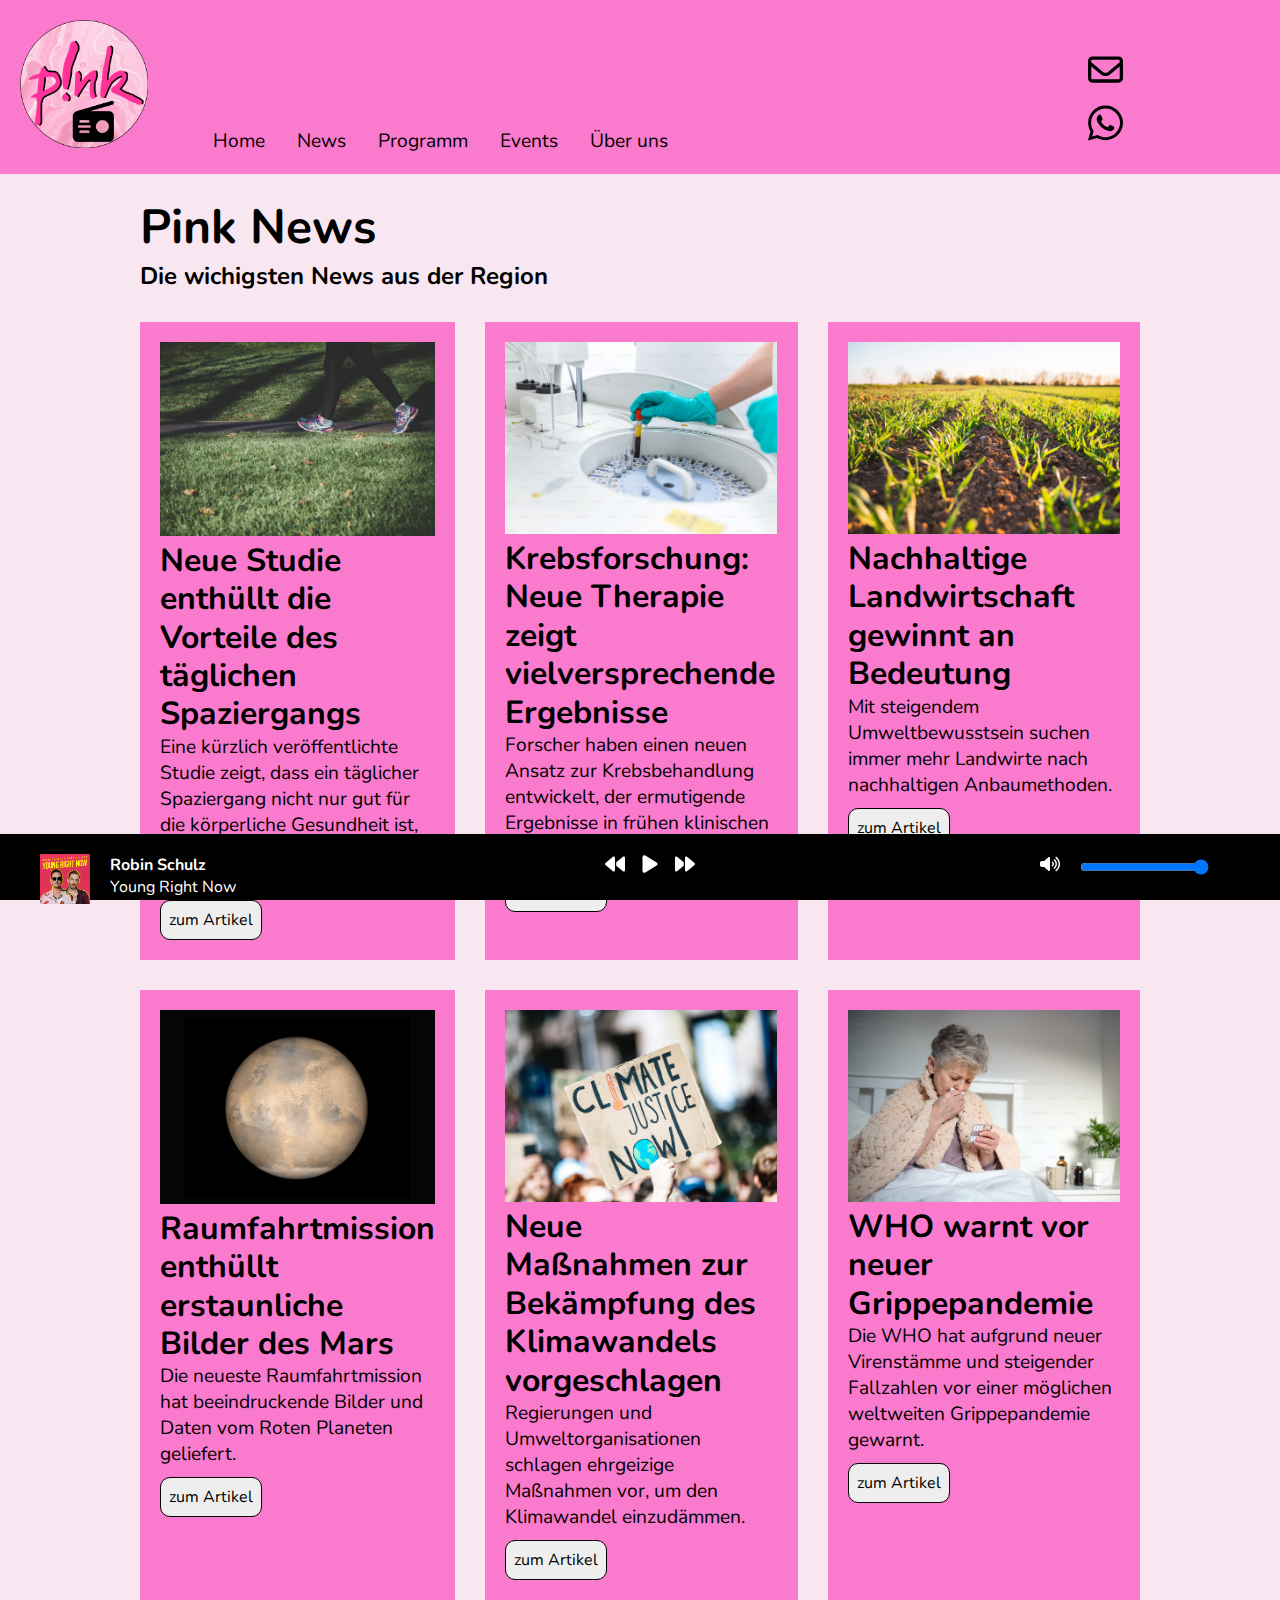
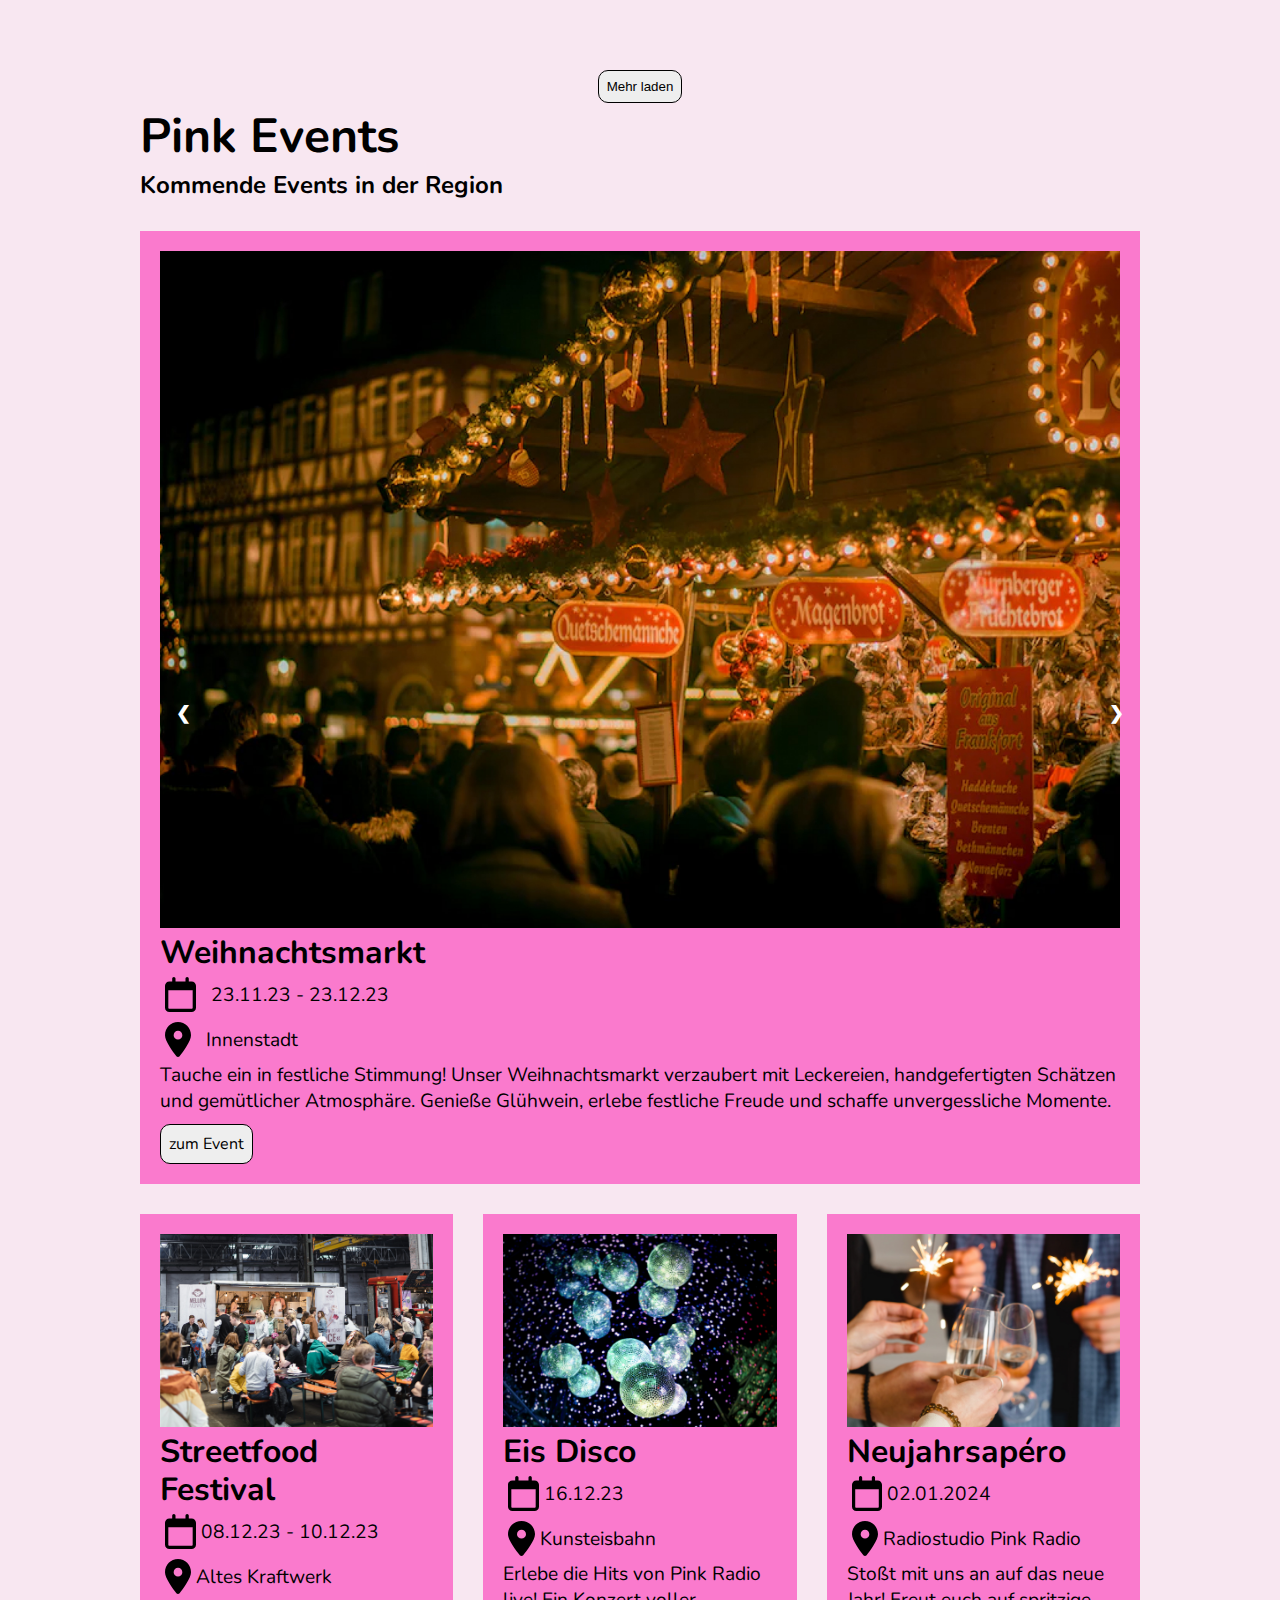
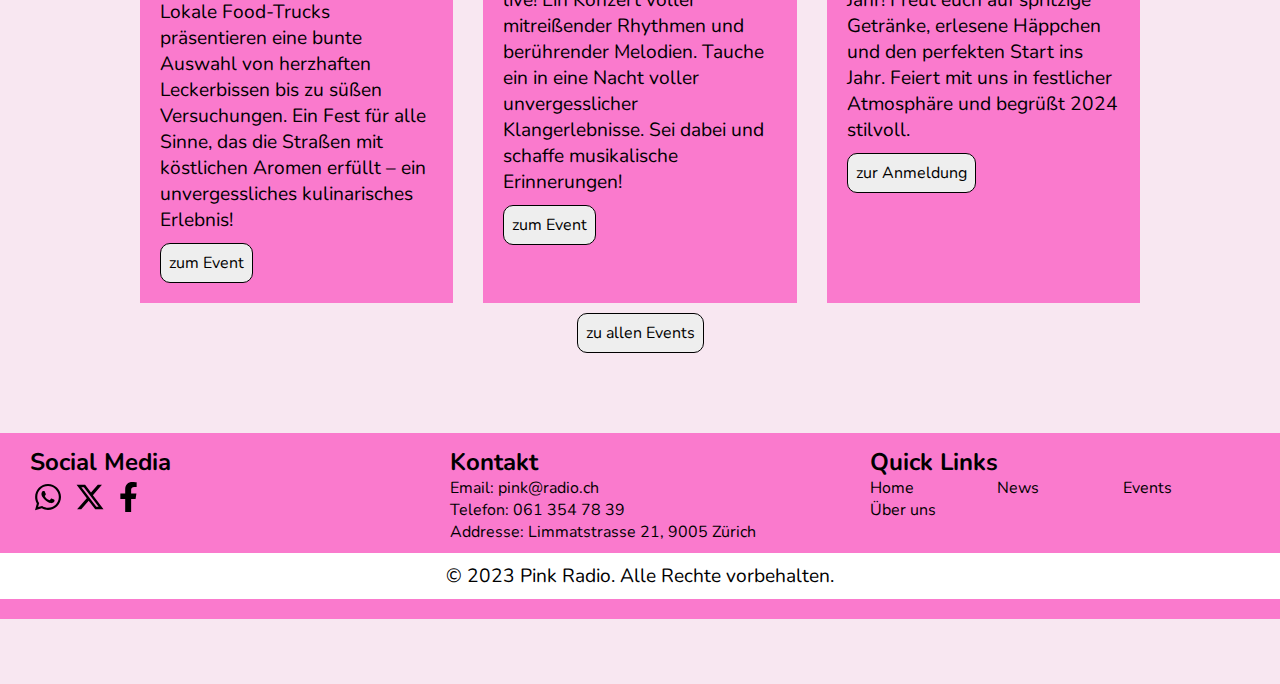
<file: index.html>
<!DOCTYPE html>
<html lang="de">

<head>
    <meta charset="UTF-8">
    <meta name="viewport" content="width=device-width, initial-scale=1.0">
    <title>Pink Radio</title>
    <link rel="stylesheet" href="css/style.css">
    <link rel="preconnect" href="https://fonts.googleapis.com">
    <link rel="preconnect" href="https://fonts.gstatic.com" crossorigin>
    <link
        href="https://fonts.googleapis.com/css2?family=Nunito:ital,wght@0,200;0,300;0,400;0,500;0,600;0,700;0,800;0,900;0,1000;1,200;1,300;1,400;1,500;1,600;1,700;1,800;1,900;1,1000&display=swap"
        rel="stylesheet">
</head>

<body>

    <header>
        <!-- Logo einbinden (mit Link zur Startseite)-->
        <a href="index.html"><img src="images/logo.png" class="bild-logo"></a>
        <!-- Navigation Bar-->
        <nav class="navigation_container">
            <div class="x-rechts"><img src="images/close.svg" class="whatsapp-front close"></div>
            <ul class="navigation">
                <li><a href="index.html" class="styling-menu-bar">Home</a></li>
                <li><a href="news.html" class="styling-menu-bar">News</a></li>
                <!-- Dropdown Menu-->
                <li class="dropdown">
                    <a href="javascript:void(0);" class="dropbtn styling-menu-bar">Programm</a>
                    <div class="dropdown-content">
                        <div class="dropdown-section">
                            <h3>Sendungen</h3>
                            <a href="morgenshow.html" class="formatierung-dropdown">Morgenshow</a>
                            <a href="morgenshow.html" class="formatierung-dropdown">Pink @work</a>
                            <a href="morgenshow.html" class="formatierung-dropdown">Feierabend</a>
                        </div>
                        <div class="dropdown-section">
                            <h3>Rubriken</h3>
                            <a href="morgenshow.html" class="formatierung-dropdown">Gesundheitstipp</a>
                            <a href="morgenshow.html" class="formatierung-dropdown">Wirtschaft aktuell</a>
                            <a href="morgenshow.html" class="formatierung-dropdown">Im Recht</a>
                            <a href="morgenshow.html" class="formatierung-dropdown">Haustier-Tipp</a>
                            <a href="morgenshow.html" class="formatierung-dropdown">Pinks Live Hacks</a>
                        </div>
                        <div class="dropdown-section">
                            <h3>Musik</h3>
                            <a href="morgenshow.html" class="formatierung-dropdown">Pink-Playlist</a>
                            <a href="morgenshow.html" class="formatierung-dropdown">Local-Heroes</a>
                            <a href="morgenshow.html" class="formatierung-dropdown">Pink-Charts</a>
                        </div>
                    </div>
                </li>
                <li><a href="events.html" class="styling-menu-bar">Events</a></li>
                <li><a href="ueber-uns.html" class="styling-menu-bar">Über uns</a></li>
            </ul>
        </nav>
        <div class="grid-header-mobile">
            <div class="brief-header-mobile"><a href="mailto:pink­@radio.ch"><img src="images/brief.svg"
                        class="brief-front"></a></div>
            <div class="telefon-header-mobile"><a href="https://wa.me/41791771988" target="_blank"><img
                        src="images/whatsapp.svg" class="whatsapp-front"></a></div>
            <div class="hamburger-header-mobile"><img src="images/hamburger.svg" class="whatsapp-front hamburger"></div>
        </div>
    </header>

    <main>
        <!-- Text Startseite -->
        <div class="text-startseite">
            <h1>Pink News</h1>
            <h3>Die wichigsten News aus der Region</h3>
        </div>
        <!-- Beginn News-Beiträge -->
        <section>
            <article class="news-artikel-hintergrund">
                <img src="images/spaziergang.png" alt="Beine einer Frau auf einem Weg zwischen Gras" width="280"
                    height="100">
                <a href="artikel.html" class="decoration-titel">
                    <h2 class="titel-hover">Neue Studie enthüllt die Vorteile des täglichen Spaziergangs</h2>
                </a>
                <p>Eine kürzlich veröffentlichte Studie zeigt, dass ein täglicher Spaziergang nicht nur gut für die
                    körperliche Gesundheit ist, sondern auch die geistige Gesundheit fördert.</p>
                <a href="artikel.html" class="button">zum Artikel</a>
            </article>
            <article class="news-artikel-hintergrund">
                <img src="images/forschung.png" alt="Zentrifuge mit Probe" width="280" height="100">
                <a href="artikel.html" class="decoration-titel">
                    <h2 class="titel-hover">Krebsforschung: Neue Therapie zeigt vielversprechende Ergebnisse</h2>
                </a>
                <p>Forscher haben einen neuen Ansatz zur Krebsbehandlung entwickelt, der ermutigende Ergebnisse in
                    frühen klinischen Studien zeigt.</p>
                <a href="artikel.html" class="button">zum Artikel</a>
            </article>
            <article class="news-artikel-hintergrund">
                <img src="images/landwirtschaft.png" alt="landwirtschaftliches Feld" width="280" height="100">
                <a href="artikel.html" class="decoration-titel">
                    <h2 class="titel-hover">Nachhaltige Landwirtschaft gewinnt an Bedeutung</h2>
                </a>
                <p>Mit steigendem Umweltbewusstsein suchen immer mehr Landwirte nach nachhaltigen Anbaumethoden.</p>
                <a href="artikel.html" class="button">zum Artikel</a>
            </article>
            <article class="news-artikel-hintergrund">
                <img src="images/mars.png" alt="Fotografie vom Mars" width="280" height="100">
                <a href="artikel.html" class="decoration-titel">
                    <h2 class="titel-hover">Raumfahrtmission enthüllt erstaunliche Bilder des Mars</h2>
                </a>
                <p>Die neueste Raumfahrtmission hat beeindruckende Bilder und Daten vom Roten Planeten geliefert.</p>
                <a href="artikel.html" class="button">zum Artikel</a>
            </article>
            <article class="news-artikel-hintergrund">
                <img src="images/klimawandel.png" alt="Plakat bei einer Klimademo" width="280" height="100">
                <a href="artikel.html" class="decoration-titel">
                    <h2 class="titel-hover">Neue Maßnahmen zur Bekämpfung des Klimawandels vorgeschlagen</h2>
                </a>
                <p>Regierungen und Umweltorganisationen schlagen ehrgeizige Maßnahmen vor, um den Klimawandel
                    einzudämmen.</p>
                <a href="artikel.html" class="button">zum Artikel</a>
            </article>
            <article class="news-artikel-hintergrund">
                <img src="images/grippe.png" alt="Frau putzt sich die Nase" width="280" height="100">
                <a href="artikel.html" class="decoration-titel">
                    <h2 class="titel-hover">WHO warnt vor neuer Grippepandemie</h2>
                </a>
                <p>Die WHO hat aufgrund neuer Virenstämme und steigender Fallzahlen vor einer möglichen weltweiten
                    Grippepandemie gewarnt.</p>
                <a href="artikel.html" class="button">zum Artikel</a>
            </article>
        </section>
        <!-- Ende News-Beiträge -->

        <!-- Button mehr laden -->
        <!-- Container for additional articles -->
        <div id="additional-articles"></div>
        <!-- "Mehr laden" button -->
        <div class="mehr-laden">
            <button class="button" id="load-more-button">Mehr laden</button>
        </div>

        <div class="text-startseite">
            <h1>Pink Events</h1>
            <h3>Kommende Events in der Region</h3>
        </div>
        <!-- Beginn Event-Beiträge -->
        <!-- Slideshow -->
        <!-- Slideshow container -->
        <section class="event-beitraege">
            <article class="news-artikel-hintergrund artikel-1 slideshow-container">
                <!-- Slideshow directly in the first article -->
                <div class="mySlides fade">
                    <img src="images/weihnachtsmarkt.png" style="width:100%">
                    <a href="event.html" class="decoration-titel">
                        <h2 class="titel-hover">Weihnachtsmarkt</h2>
                    </a>
                    <div class="event-schrift2-design">
                        <img src="images/kalender.svg" alt="Kalender Symbol" class="brief-front">
                        <p>23.11.23 - 23.12.23</p>
                    </div>
                    <div class="event-schrift2-design">
                        <img src="images/ort.svg" alt="Ort Symbol" class="brief-front">
                        <p>Innenstadt</p>
                    </div>
                    <p>Tauche ein in festliche Stimmung! Unser Weihnachtsmarkt verzaubert mit Leckereien,
                        handgefertigten Schätzen und gemütlicher Atmosphäre. Genieße Glühwein, erlebe festliche Freude
                        und schaffe unvergessliche Momente.</p>
                    <a href="event.html" class="button">zum Event</a>
                </div>
                <div class="mySlides fade">
                    <img src="images/kino.png" style="width:100%">
                    <a href="event.html" class="decoration-titel">
                        <h2 class="titel-hover">Pink Kinoabend</h2>
                    </a>
                    <div class="event-schrift2-design">
                        <img src="images/kalender.svg" alt="Kalender Symbol" class="brief-front">
                        <p>13.12.23</p>
                    </div>
                    <div class="event-schrift2-design">
                        <img src="images/ort.svg" alt="Ort Symbol" class="brief-front">
                        <p>Kino am Marktplatz</p>
                    </div>
                    <p>Tauch ein in die Welt der Blockbuster bei unserem exklusiven Kinoabend mit Pink Radio. Erlebe
                        einen fesselnden Film, entspannte Atmosphäre und den perfekten Soundtrack. Hol dir jetzt deine
                        Tickets für einen unvergesslichen Abend voller Unterhaltung!</p>
                    <a href="event.html" class="button">zum Event</a>
                </div>
                <div class="mySlides fade">
                    <img src="images/konzert.png" style="width:100%">
                    <a href="event.html" class="decoration-titel">
                        <h2 class="titel-hover">Pink Konzert</h2>
                    </a>
                    <div class="event-schrift2-design">
                        <img src="images/kalender.svg" alt="Kalender Symbol" class="brief-front">
                        <p>16.12.23</p>
                    </div>
                    <div class="event-schrift2-design">
                        <img src="images/ort.svg" alt="Ort Symbol" class="brief-front">
                        <p>Halle 5</p>
                    </div>
                    <p>Erlebe die Hits von Pink Radio live! Ein Konzert voller mitreißender Rhythmen und
                        berührender
                        Melodien. Tauche ein in eine Nacht voller unvergesslicher Klangerlebnisse. Sei dabei und
                        schaffe
                        musikalische Erinnerungen!</p>
                    <a href="event.html" class="button">zum Event</a>
                </div>
                <a class="prev" onclick="plusSlides(-1)">&#10094;</a>
                <a class="next" onclick="plusSlides(1)">&#10095;</a>
            </article>
            <article class="news-artikel-hintergrund">
                <img src="images/streetfood.png" alt="Food-Truck mit Menschen davor auf Bänken in einer Lagerhalle"
                    width="280" height="100">
                <a href="event.html" class="decoration-titel">
                    <h2 class="titel-hover">Streetfood Festival</h2>
                </a>
                <div class="event-schrift2">
                    <img src="images/kalender.svg" alt="Kalender Symbol" class="brief-front">
                    <p>08.12.23 - 10.12.23</p>
                </div>
                <div class="event-schrift2">
                    <img src="images/ort.svg" alt="Ort Symbol" class="brief-front">
                    <p>Altes Kraftwerk</p>
                </div>
                <p>Lokale Food-Trucks präsentieren eine bunte Auswahl von herzhaften Leckerbissen bis zu süßen
                    Versuchungen. Ein Fest für alle Sinne, das die Straßen mit köstlichen Aromen erfüllt – ein
                    unvergessliches kulinarisches Erlebnis!</p>
                <a href="event.html" class="button">zum Event</a>
            </article>
            <article class="news-artikel-hintergrund">
                <img src="images/disco.png" alt="glitzernde Discokugeln" width="280" height="100">
                <a href="event.html" class="decoration-titel">
                    <h2 class="titel-hover">Eis Disco</h2>
                </a>
                <div class="event-schrift2">
                    <img src="images/kalender.svg" alt="Kalender Symbol" class="brief-front">
                    <p>16.12.23</p>
                </div>
                <div class="event-schrift2">
                    <img src="images/ort.svg" alt="Ort Symbol" class="brief-front">
                    <p>Kunsteisbahn</p>
                </div>
                <p>Erlebe die Hits von Pink Radio live! Ein Konzert voller mitreißender Rhythmen und berührender
                    Melodien. Tauche ein in eine Nacht voller unvergesslicher Klangerlebnisse. Sei dabei und schaffe
                    musikalische Erinnerungen!</p>
                <a href="event.html" class="button">zum Event</a>
            </article>
            <article class="news-artikel-hintergrund">
                <img src="images/apero.png" alt="anstossende Champagnergläser und Wunderkerzen" width="280"
                    height="100">
                <a href="event.html" class="decoration-titel">
                    <h2 class="titel-hover">Neujahrsapéro</h2>
                </a>
                <div class="event-schrift2">
                    <img src="images/kalender.svg" alt="Kalender Symbol" class="brief-front">
                    <p>02.01.2024</p>
                </div>
                <div class="event-schrift2">
                    <img src="images/ort.svg" alt="Ort Symbol" class="brief-front">
                    <p>Radiostudio Pink Radio</p>
                </div>
                <p>Stoßt mit uns an auf das neue Jahr! Freut euch auf spritzige Getränke, erlesene Häppchen und den
                    perfekten Start ins Jahr. Feiert mit uns in festlicher Atmosphäre und begrüßt 2024 stilvoll.</p>
                <a href="event.html" class="button">zur Anmeldung</a>
            </article>
        </section>
        <!-- Ende Event-Beiträge -->
        <!-- "Mehr laden" button -->
        <div class="mehr-laden">
            <a href="events.html" class="button">zu allen Events</a>
        </div>
        <!-- beim Klicken auf "mehr laden, sollen mehr Beiträge angezeigt werden" -->
        <!-- Container for additional articles -->
        <div id="additional-articles"></div>
    </main>

    <!-- Radio Player -->
    <div id="radioPlayerContainer">
        <audio id="radioPlayer" controls>
            <source src="audio/music.mp3" type="audio/mpeg">
            Dein Browser unterstützt das Audio-Element nicht.
        </audio>
    </div>
    <div class="radio-player-container">
        <div class="news-element">
            <img src="images/schulz.jpg" class="album-cover">
            <p class="styling-radioplayer-mobile">
            <div class="styling-interpret"><b>Robin Schulz</b> Young Right Now</div>
            </p>
        </div>
        <div class="control-elemente">
            <div class="rueckwaerts">
                <div class="zurueckspulen-button radio-control"><img src="images/backward.svg"></div>
            </div>
            <div class="play">
                <div class="play-button radio-control"><img src="images/play.svg"></div>
            </div>
            <div class="pause">
                <div class="pause-button radio-control"><img src="images/pause.svg"></div>
            </div>
            <div class="vorwaerts">
                <div class="vorspulen-button radio-control"><img src="images/forward.svg"></div>
            </div>
        </div>
        <!-- Lautstärkeregler -->
        <div class="lautstaerke-elemente">
            <img src="images/volume.svg" class="ton-aus">
            <input type="range" min="0" max="1" step="0.1" value="1" class="range-laustärke">
        </div>
    </div>
    <!-- Ende Radio Player -->
    <footer>
        <div class="footer-content">
            <div class="footer-section">
                <h2>Social Media</h2>
                <!-- svg (telefon) einbinden mit Link-->
                <a href="https://wa.me/41791771988"><img src="images/whatsapp.svg" class="whatsapp"></a>
                <!-- svg (telefon) einbinden mit Link-->
                <a href="https://twitter.com/?lang=de"><img src="images/x.svg" class="x"></a>

                <!-- svg (facebook) einbinden mit Link-->
                <a href="https://de-de.facebook.com/"><img src="images/facebook.svg" class="facebook"></a>
            </div>
            <div class="footer-section">
                <h2>Kontakt</h2>
                <p>Email: <a href="mailto:pink­@radio.ch" class="decoration-email">pink@radio.ch</a></p>
                <p>Telefon: 061 354 78 39</p>
                <p>Addresse: Limmatstrasse 21, 9005 Zürich</p>
            </div>
            <!-- Quicklinks -->
            <div class="footer-section">
                <h2>Quick Links</h2>
                <div class="quicklinks">
                    <a href="index.html">
                        <div class="quicklink1">Home</div>
                    </a>
                    <a href="news.html">
                        <div class="quicklink1">News</div>
                    </a>
                    <a href="events.html">
                        <div class="quicklink1">Events</div>
                    </a>
                    <a href="ueber-uns.html">
                        <div class="quicklink1">Über uns</div>
                    </a>
                </div>
            </div>
        </div>
        <div class="footer-bottom">
            <p>&copy; 2023 Pink Radio. Alle Rechte vorbehalten.</p>
        </div>
    </footer>
    <script src="js/index.js"></script>
    <script src="js/all.js"></script>
</body>

</html>
</file>
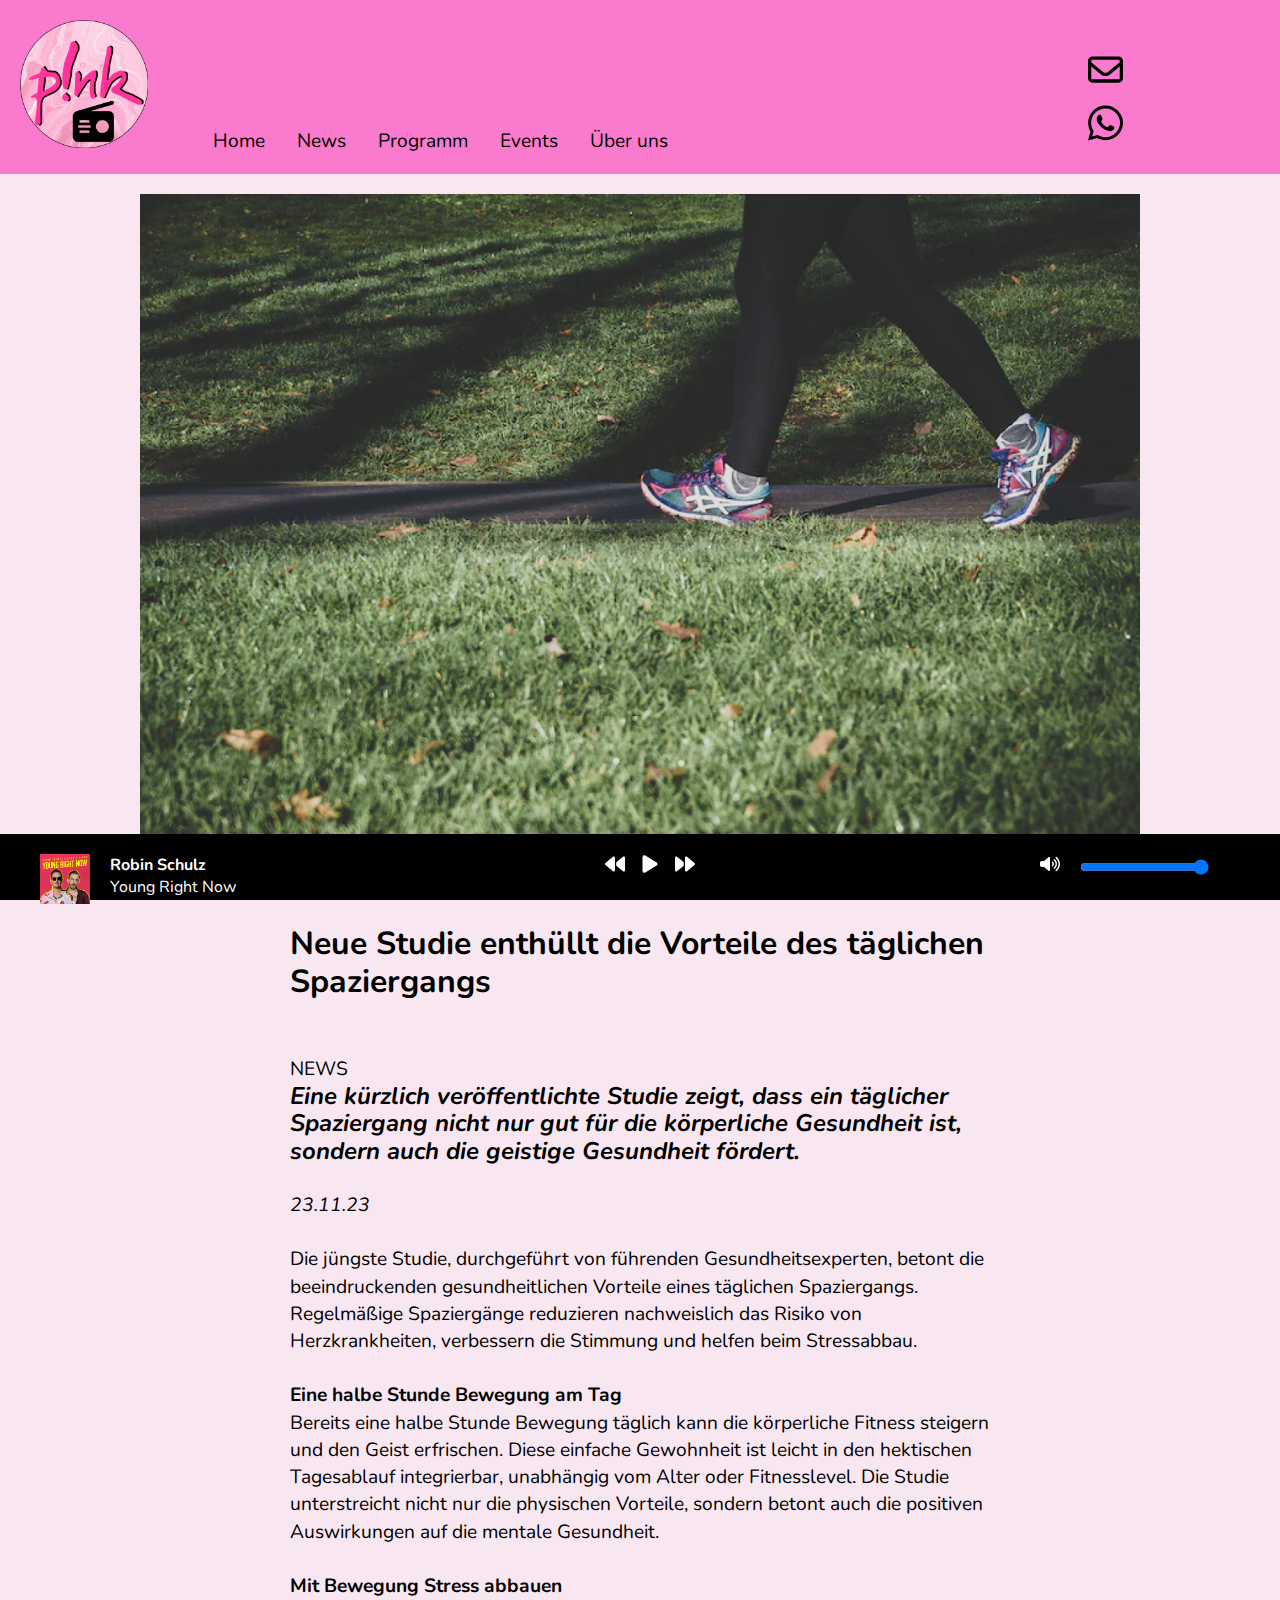
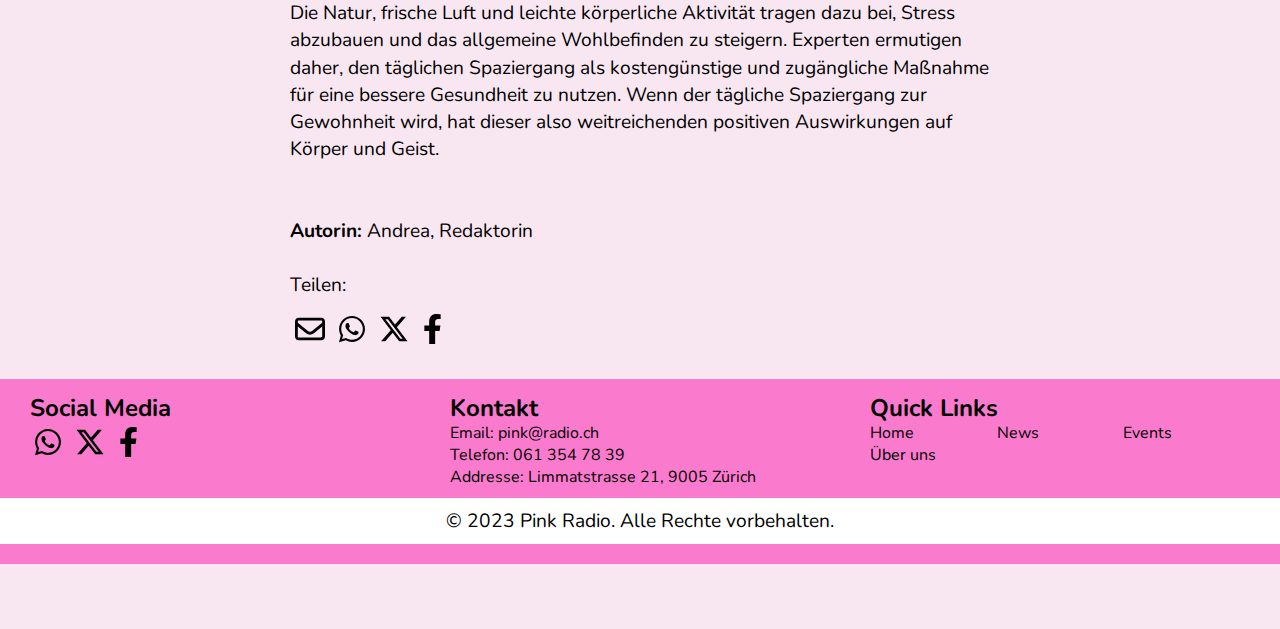
<file: artikel.html>
<!DOCTYPE html>
<html lang="de">

<head>
    <meta charset="UTF-8">
    <meta name="viewport" content="width=device-width, initial-scale=1.0">
    <title>Pink Radio</title>
    <link rel="stylesheet" href="css/style.css">
    <link rel="preconnect" href="https://fonts.googleapis.com">
    <link rel="preconnect" href="https://fonts.gstatic.com" crossorigin>
    <link
        href="https://fonts.googleapis.com/css2?family=Nunito:ital,wght@0,200;0,300;0,400;0,500;0,600;0,700;0,800;0,900;0,1000;1,200;1,300;1,400;1,500;1,600;1,700;1,800;1,900;1,1000&display=swap"
        rel="stylesheet">
</head>

<body>

    <header>
        <!-- Logo einbinden (mit Link zur Startseite)-->
        <a href="index.html"><img src="images/logo.png" class="bild-logo"></a>
        <!-- Navigation Bar-->
        <nav class="navigation_container">
            <div class="x-rechts"><img src="images/close.svg" class="whatsapp-front close"></div>
            <ul class="navigation">
                <li><a href="index.html" class="styling-menu-bar">Home</a></li>
                <li><a href="news.html" class="styling-menu-bar">News</a></li>
                <!-- Dropdown Menu-->
                <li class="dropdown">
                    <a href="javascript:void(0);" class="dropbtn styling-menu-bar">Programm</a>
                    <div class="dropdown-content">
                        <div class="dropdown-section">
                            <h3>Sendungen</h3>
                            <a href="morgenshow.html" class="formatierung-dropdown">Morgenshow</a>
                            <a href="morgenshow.html" class="formatierung-dropdown">Pink @work</a>
                            <a href="morgenshow.html" class="formatierung-dropdown">Feierabend</a>
                        </div>
                        <div class="dropdown-section">
                            <h3>Rubriken</h3>
                            <a href="morgenshow.html" class="formatierung-dropdown">Gesundheitstipp</a>
                            <a href="morgenshow.html" class="formatierung-dropdown">Wirtschaft aktuell</a>
                            <a href="morgenshow.html" class="formatierung-dropdown">Im Recht</a>
                            <a href="morgenshow.html" class="formatierung-dropdown">Haustier-Tipp</a>
                            <a href="morgenshow.html" class="formatierung-dropdown">Pinks Live Hacks</a>
                        </div>
                        <div class="dropdown-section">
                            <h3>Musik</h3>
                            <a href="morgenshow.html" class="formatierung-dropdown">Pink-Playlist</a>
                            <a href="morgenshow.html" class="formatierung-dropdown">Local-Heroes</a>
                            <a href="morgenshow.html" class="formatierung-dropdown">Pink-Charts</a>
                        </div>
                    </div>
                </li>
                <li><a href="events.html" class="styling-menu-bar">Events</a></li>
                <li><a href="ueber-uns.html" class="styling-menu-bar">Über uns</a></li>
            </ul>
        </nav>
        <div class="grid-header-mobile">
            <div class="brief-header-mobile"><a href="mailto:pink­@radio.ch"><img src="images/brief.svg"
                        class="brief-front"></a></div>
            <div class="telefon-header-mobile"><a href="https://wa.me/41791771988" target="_blank"><img
                        src="images/whatsapp.svg" class="whatsapp-front"></a></div>
            <div class="hamburger-header-mobile"><img src="images/hamburger.svg" class="whatsapp-front hamburger"></div>
        </div>
    </header>

    <main>
        <!-- Artikelbild -->
        <img src="images/spaziergang.png" alt="Beine einer Frau auf einem Weg zwischen Gras">
        <div class="breite-artikel-text">
            <!-- Titel -->
            <h2 class="titel-artikel">Neue Studie enthüllt die Vorteile des täglichen Spaziergangs</h2>
            <br>
            <br>
            <!-- Veröffentlichungsdatum -->
            <p>NEWS</p>
            <!-- Lead -->
            <i>
                <h3>Eine kürzlich veröffentlichte Studie zeigt, dass ein täglicher Spaziergang nicht nur gut für die
                    körperliche Gesundheit ist, sondern auch die geistige Gesundheit fördert. </h3>
            </i>
            <br>
            <!-- Veröffentlichungsdatum -->
            <i>
                <p>23.11.23</p>
            </i>
            <br>
            <p>Die jüngste Studie, durchgeführt von führenden Gesundheitsexperten, betont die beeindruckenden
                gesundheitlichen Vorteile eines täglichen Spaziergangs. Regelmäßige Spaziergänge reduzieren nachweislich
                das
                Risiko von Herzkrankheiten, verbessern die Stimmung und helfen beim Stressabbau.
                <br>
                <br>
                <b>Eine halbe Stunde Bewegung am Tag</b>
                <br>
                Bereits eine halbe Stunde Bewegung täglich kann die körperliche Fitness steigern und den Geist
                erfrischen. Diese einfache Gewohnheit ist leicht
                in den hektischen Tagesablauf integrierbar, unabhängig vom Alter oder Fitnesslevel. Die Studie
                unterstreicht
                nicht nur die physischen Vorteile, sondern betont auch die positiven Auswirkungen auf die mentale
                Gesundheit.
                <br>
                <br>
                <b>Mit Bewegung Stress abbauen</b>
                <br>
                Die Natur, frische Luft und leichte körperliche Aktivität tragen dazu bei, Stress abzubauen
                und
                das allgemeine Wohlbefinden zu steigern. Experten ermutigen daher, den täglichen Spaziergang als
                kostengünstige und zugängliche Maßnahme für eine bessere Gesundheit zu nutzen. Wenn der tägliche
                Spaziergang zur Gewohnheit wird, hat dieser also weitreichenden positiven Auswirkungen auf Körper und
                Geist.
            </p>
            <br>
            <br>
            <p><b>Autorin:</b> Andrea, Redaktorin</p>
            <br>
            <p class="abstand-teilen">Teilen:</p>
            <!-- svg (brief) einbinden mit Link-->
            <a href="mailto:pink­@radio.ch"><img src="images/brief.svg" class="brief"></a>
            <!-- svg (telefon) einbinden mit Link-->
            <a href="https://wa.me/41791771988"><img src="images/whatsapp.svg" class="whatsapp"></a>
            <!-- svg (telefon) einbinden mit Link-->
            <a href="https://twitter.com/?lang=de"><img src="images/x.svg" class="x"></a>
            <!-- svg (facebook) einbinden mit Link-->
            <a href="https://de-de.facebook.com/"><img src="images/facebook.svg" class="facebook"></a>
        </div>
    </main>
    <!-- Radio Player -->
    <div id="radioPlayerContainer">
        <audio id="radioPlayer" controls>
            <source src="audio/music.mp3" type="audio/mpeg">
            Dein Browser unterstützt das Audio-Element nicht.
        </audio>
    </div>
    <div class="radio-player-container">
        <div class="news-element">
            <img src="images/schulz.jpg" class="album-cover">
            <p class="styling-radioplayer-mobile">
            <div class="styling-interpret"><b>Robin Schulz</b> Young Right Now</div>
            </p>
        </div>
        <div class="control-elemente">
            <div class="rueckwaerts">
                <div class="zurueckspulen-button radio-control"><img src="images/backward.svg"></div>
            </div>
            <div class="play">
                <div class="play-button radio-control"><img src="images/play.svg"></div>
            </div>
            <div class="pause">
                <div class="pause-button radio-control"><img src="images/pause.svg"></div>
            </div>
            <div class="vorwaerts">
                <div class="vorspulen-button radio-control"><img src="images/forward.svg"></div>
            </div>
        </div>
        <!-- Lautstärkeregler -->
        <div class="lautstaerke-elemente">
            <img src="images/volume.svg" class="ton-aus">
            <input type="range" min="0" max="1" step="0.1" value="1" class="range-laustärke">
        </div>
    </div>
    <!-- Ende Radio Player -->
    <footer>
        <div class="footer-content">
            <div class="footer-section">
                <h2>Social Media</h2>
                <!-- svg (telefon) einbinden mit Link-->
                <a href="https://wa.me/41791771988"><img src="images/whatsapp.svg" class="whatsapp"></a>
                <!-- svg (telefon) einbinden mit Link-->
                <a href="https://twitter.com/?lang=de"><img src="images/x.svg" class="x"></a>

                <!-- svg (facebook) einbinden mit Link-->
                <a href="https://de-de.facebook.com/"><img src="images/facebook.svg" class="facebook"></a>
            </div>
            <div class="footer-section">
                <h2>Kontakt</h2>
                <p>Email: <a href="mailto:pink­@radio.ch" class="decoration-email">pink@radio.ch</a></p>
                <p>Telefon: 061 354 78 39</p>
                <p>Addresse: Limmatstrasse 21, 9005 Zürich</p>
            </div>
            <!-- Quicklinks -->
            <div class="footer-section">
                <h2>Quick Links</h2>
                <div class="quicklinks">
                    <a href="index.html">
                        <div class="quicklink1">Home</div>
                    </a>
                    <a href="news.html">
                        <div class="quicklink1">News</div>
                    </a>
                    <a href="events.html">
                        <div class="quicklink1">Events</div>
                    </a>
                    <a href="ueber-uns.html">
                        <div class="quicklink1">Über uns</div>
                    </a>
                </div>
            </div>
        </div>
        <div class="footer-bottom">
            <p>&copy; 2023 Pink Radio. Alle Rechte vorbehalten.</p>
        </div>
    </footer>
    <script src="js/all.js"></script>
</body>

</html>
</file>
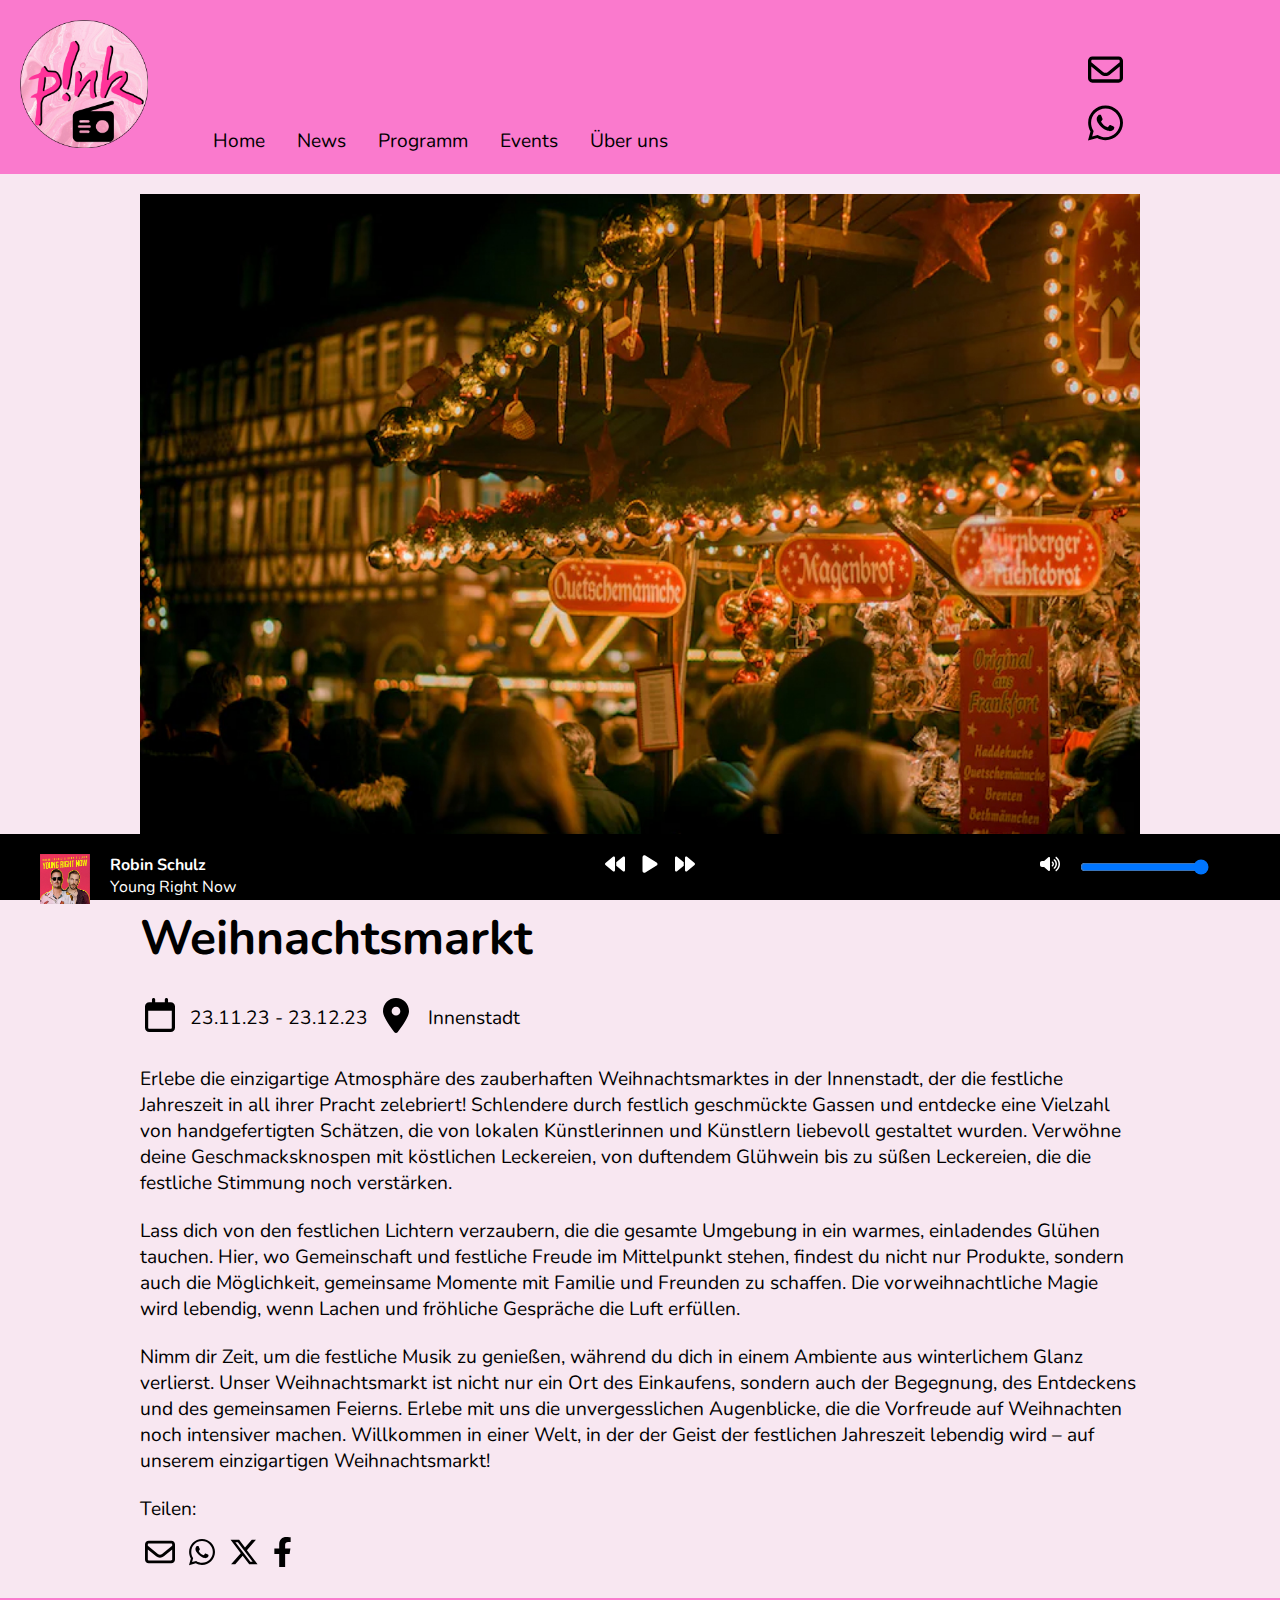
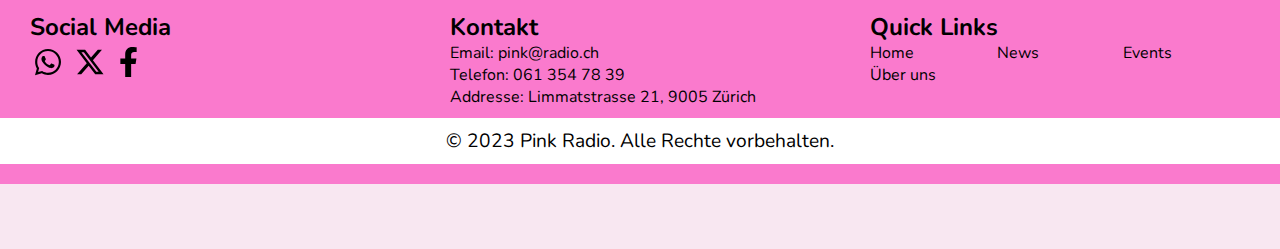
<file: event.html>
<!DOCTYPE html>
<html lang="de">

<head>
    <meta charset="UTF-8">
    <meta name="viewport" content="width=device-width, initial-scale=1.0">
    <title>Pink Radio</title>
    <link rel="stylesheet" href="css/style.css">
    <link rel="preconnect" href="https://fonts.googleapis.com">
    <link rel="preconnect" href="https://fonts.gstatic.com" crossorigin>
    <link
        href="https://fonts.googleapis.com/css2?family=Nunito:ital,wght@0,200;0,300;0,400;0,500;0,600;0,700;0,800;0,900;0,1000;1,200;1,300;1,400;1,500;1,600;1,700;1,800;1,900;1,1000&display=swap"
        rel="stylesheet">
</head>

<body>

    <header>
        <!-- Logo einbinden (mit Link zur Startseite)-->
        <a href="index.html"><img src="images/logo.png" class="bild-logo"></a>
        <!-- Navigation Bar-->
        <nav class="navigation_container">
            <div class="x-rechts"><img src="images/close.svg" class="whatsapp-front close"></div>
            <ul class="navigation">
                <li><a href="index.html" class="styling-menu-bar">Home</a></li>
                <li><a href="news.html" class="styling-menu-bar">News</a></li>
                <!-- Dropdown Menu-->
                <li class="dropdown">
                    <a href="javascript:void(0);" class="dropbtn styling-menu-bar">Programm</a>
                    <div class="dropdown-content">
                        <div class="dropdown-section">
                            <h3>Sendungen</h3>
                            <a href="morgenshow.html" class="formatierung-dropdown">Morgenshow</a>
                            <a href="morgenshow.html" class="formatierung-dropdown">Pink @work</a>
                            <a href="morgenshow.html" class="formatierung-dropdown">Feierabend</a>
                        </div>
                        <div class="dropdown-section">
                            <h3>Rubriken</h3>
                            <a href="morgenshow.html" class="formatierung-dropdown">Gesundheitstipp</a>
                            <a href="morgenshow.html" class="formatierung-dropdown">Wirtschaft aktuell</a>
                            <a href="morgenshow.html" class="formatierung-dropdown">Im Recht</a>
                            <a href="morgenshow.html" class="formatierung-dropdown">Haustier-Tipp</a>
                            <a href="morgenshow.html" class="formatierung-dropdown">Pinks Live Hacks</a>
                        </div>
                        <div class="dropdown-section">
                            <h3>Musik</h3>
                            <a href="morgenshow.html" class="formatierung-dropdown">Pink-Playlist</a>
                            <a href="morgenshow.html" class="formatierung-dropdown">Local-Heroes</a>
                            <a href="morgenshow.html" class="formatierung-dropdown">Pink-Charts</a>
                        </div>
                    </div>
                </li>
                <li><a href="events.html" class="styling-menu-bar">Events</a></li>
                <li><a href="ueber-uns.html" class="styling-menu-bar">Über uns</a></li>
            </ul>
        </nav>
        <div class="grid-header-mobile">
            <div class="brief-header-mobile"><a href="mailto:pink­@radio.ch"><img src="images/brief.svg"
                        class="brief-front"></a></div>
            <div class="telefon-header-mobile"><a href="https://wa.me/41791771988" target="_blank"><img
                        src="images/whatsapp.svg" class="whatsapp-front"></a></div>
            <div class="hamburger-header-mobile"><img src="images/hamburger.svg" class="whatsapp-front hamburger"></div>
        </div>
    </header>

    <main>
        <!-- Artikelbild -->
        <img src="images/weihnachtsmarkt.png"
            alt="Bühne mit Festivalbesuchern vornedran, die Farbe in die Luft sprühen">
        <!-- Titel -->
        <h1 class="styling-titel-event">Weihnachtsmarkt</h1>
        <br>
        <!-- Design Kalender, Ort und Text -->
        <div class="grid-event-neu">
            <div class="grid-event-neu-1">
                <img src="images/kalender.svg" alt="Kalender Symbol" class="brief-front">
            </div>
            <div class="grid-event-neu-2">
                <p>23.11.23 - 23.12.23</p>
            </div>
            <div class="grid-event-neu-3">
                <img src="images/ort.svg" alt="Ort Symbol" class="brief-front">
            </div>
            <div class="grid-event-neu-4">
                <p>Innenstadt</p>
            </div>
        </div>
        <br>
        <p class="styling-event-text">Erlebe die einzigartige Atmosphäre des zauberhaften Weihnachtsmarktes in der
            Innenstadt, der die festliche
            Jahreszeit in
            all ihrer Pracht zelebriert! Schlendere durch festlich geschmückte Gassen und entdecke eine Vielzahl von
            handgefertigten Schätzen, die von lokalen Künstlerinnen und Künstlern liebevoll gestaltet wurden. Verwöhne
            deine
            Geschmacksknospen mit köstlichen Leckereien, von duftendem Glühwein bis zu süßen Leckereien, die die
            festliche Stimmung noch verstärken.
        </p>
        <br>
        <p class="styling-event-text">
            Lass dich von den festlichen Lichtern verzaubern, die die gesamte Umgebung in ein warmes, einladendes Glühen
            tauchen. Hier, wo Gemeinschaft und festliche Freude im Mittelpunkt stehen, findest du nicht nur Produkte,
            sondern auch die Möglichkeit, gemeinsame Momente mit Familie und Freunden zu schaffen. Die vorweihnachtliche
            Magie wird lebendig, wenn Lachen und fröhliche Gespräche die Luft erfüllen.
        </p>
        <br>
        <p class="styling-event-text">
            Nimm dir Zeit, um die festliche Musik zu genießen, während du dich in einem Ambiente aus winterlichem Glanz
            verlierst. Unser Weihnachtsmarkt ist nicht nur ein Ort des Einkaufens, sondern auch der Begegnung, des
            Entdeckens und des gemeinsamen Feierns. Erlebe mit uns die unvergesslichen Augenblicke, die die Vorfreude
            auf Weihnachten noch intensiver machen. Willkommen in einer Welt, in der der Geist der festlichen Jahreszeit
            lebendig wird – auf unserem einzigartigen Weihnachtsmarkt!</p>
        <br>
        <p class="abstand-teilen">Teilen:</p>
        <!-- svg (brief) einbinden mit Link-->
        <a href="mailto:pink­@radio.ch"><img src="images/brief.svg" class="brief"></a>
        <!-- svg (telefon) einbinden mit Link-->
        <a href="https://wa.me/41791771988"><img src="images/whatsapp.svg" class="whatsapp"></a>
        <!-- svg (telefon) einbinden mit Link-->
        <a href="https://twitter.com/?lang=de"><img src="images/x.svg" class="x"></a>
        <!-- svg (facebook) einbinden mit Link-->
        <a href="https://de-de.facebook.com/"><img src="images/facebook.svg" class="facebook"></a>
    </main>
    <!-- Radio Player -->
    <div id="radioPlayerContainer">
        <audio id="radioPlayer" controls>
            <source src="audio/music.mp3" type="audio/mpeg">
            Dein Browser unterstützt das Audio-Element nicht.
        </audio>
    </div>
    <div class="radio-player-container">
        <div class="news-element">
            <img src="images/schulz.jpg" class="album-cover">
            <p class="styling-radioplayer-mobile">
            <div class="styling-interpret"><b>Robin Schulz</b> Young Right Now</div>
            </p>
        </div>
        <div class="control-elemente">
            <div class="rueckwaerts">
                <div class="zurueckspulen-button radio-control"><img src="images/backward.svg"></div>
            </div>
            <div class="play">
                <div class="play-button radio-control"><img src="images/play.svg"></div>
            </div>
            <div class="pause">
                <div class="pause-button radio-control"><img src="images/pause.svg"></div>
            </div>
            <div class="vorwaerts">
                <div class="vorspulen-button radio-control"><img src="images/forward.svg"></div>
            </div>
        </div>
        <!-- Lautstärkeregler -->
        <div class="lautstaerke-elemente">
            <img src="images/volume.svg" class="ton-aus">
            <input type="range" min="0" max="1" step="0.1" value="1" class="range-laustärke">
        </div>
    </div>
    <!-- Ende Radio Player -->
    <footer>
        <div class="footer-content">
            <div class="footer-section">
                <h2>Social Media</h2>
                <!-- svg (telefon) einbinden mit Link-->
                <a href="https://wa.me/41791771988"><img src="images/whatsapp.svg" class="whatsapp"></a>
                <!-- svg (telefon) einbinden mit Link-->
                <a href="https://twitter.com/?lang=de"><img src="images/x.svg" class="x"></a>

                <!-- svg (facebook) einbinden mit Link-->
                <a href="https://de-de.facebook.com/"><img src="images/facebook.svg" class="facebook"></a>
            </div>
            <div class="footer-section">
                <h2>Kontakt</h2>
                <p>Email: <a href="mailto:pink­@radio.ch" class="decoration-email">pink@radio.ch</a></p>
                <p>Telefon: 061 354 78 39</p>
                <p>Addresse: Limmatstrasse 21, 9005 Zürich</p>
            </div>
            <!-- Quicklinks -->
            <div class="footer-section">
                <h2>Quick Links</h2>
                <div class="quicklinks">
                    <a href="index.html">
                        <div class="quicklink1">Home</div>
                    </a>
                    <a href="news.html">
                        <div class="quicklink1">News</div>
                    </a>
                    <a href="events.html">
                        <div class="quicklink1">Events</div>
                    </a>
                    <a href="ueber-uns.html">
                        <div class="quicklink1">Über uns</div>
                    </a>
                </div>
            </div>
        </div>
        <div class="footer-bottom">
            <p>&copy; 2023 Pink Radio. Alle Rechte vorbehalten.</p>
        </div>
    </footer>
    <script src="js/all.js"></script>
</body>

</html>
</file>
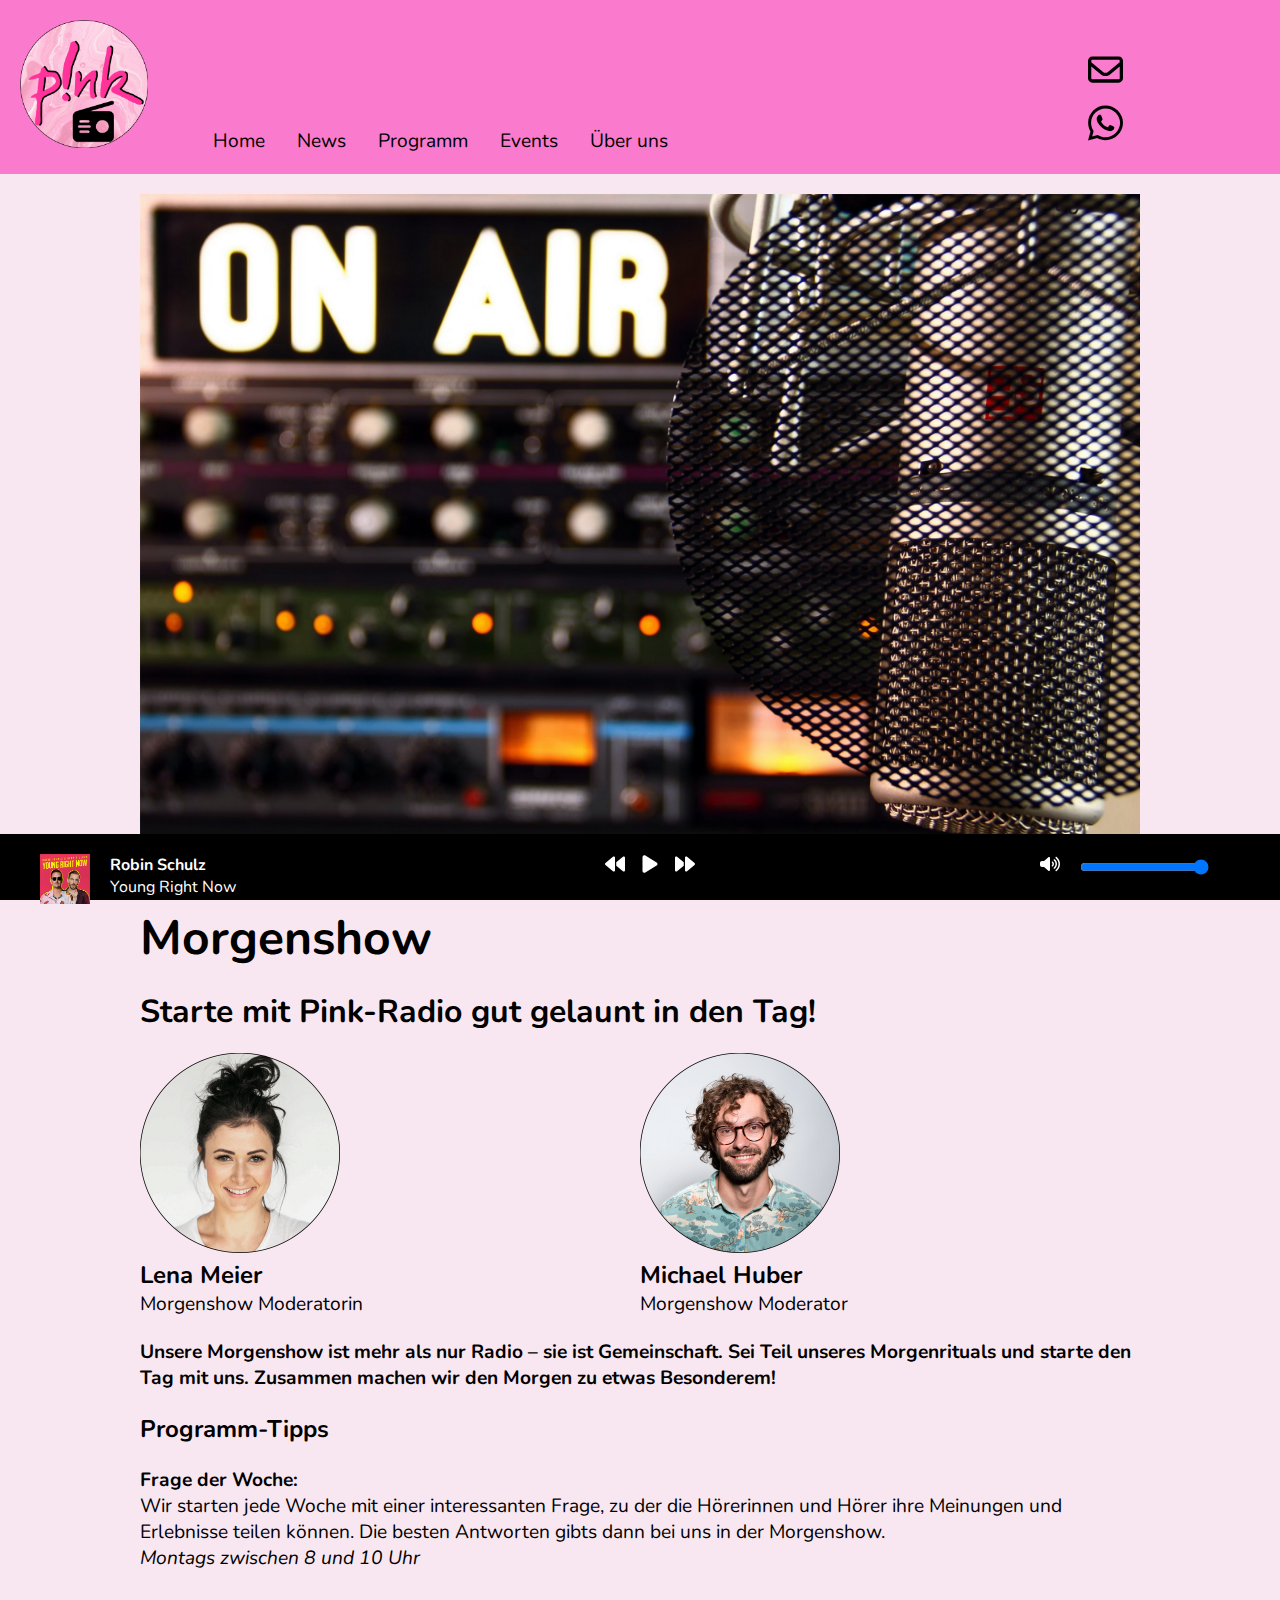
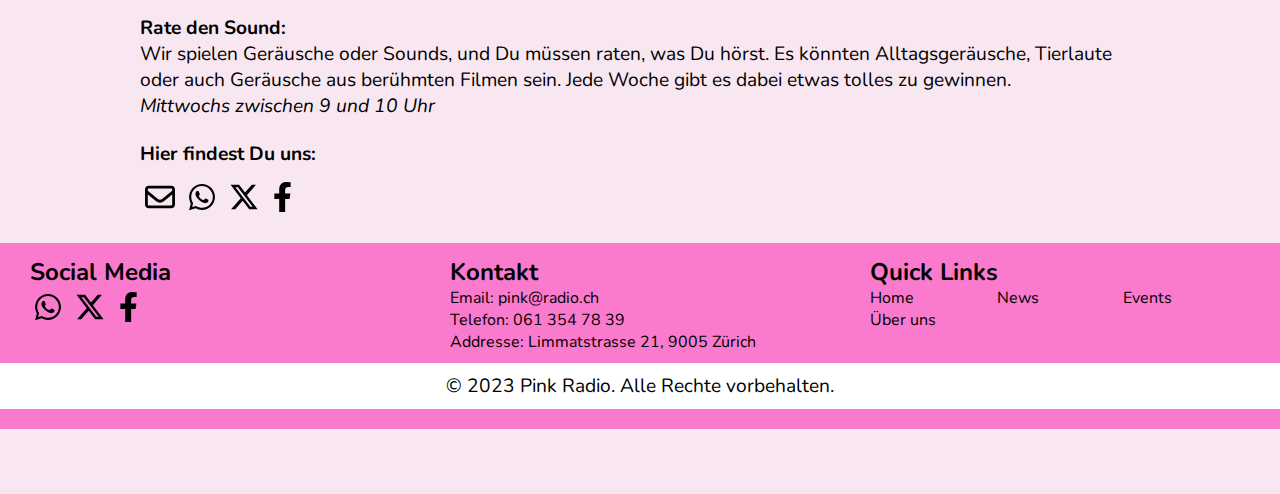
<file: morgenshow.html>
<!DOCTYPE html>
<html lang="de">

<head>
    <meta charset="UTF-8">
    <meta name="viewport" content="width=device-width, initial-scale=1.0">
    <title>Pink Radio</title>
    <link rel="stylesheet" href="css/style.css">
    <link rel="preconnect" href="https://fonts.googleapis.com">
    <link rel="preconnect" href="https://fonts.gstatic.com" crossorigin>
    <link
        href="https://fonts.googleapis.com/css2?family=Nunito:ital,wght@0,200;0,300;0,400;0,500;0,600;0,700;0,800;0,900;0,1000;1,200;1,300;1,400;1,500;1,600;1,700;1,800;1,900;1,1000&display=swap"
        rel="stylesheet">
</head>

<body>

    <header>
        <!-- Logo einbinden (mit Link zur Startseite)-->
        <a href="index.html"><img src="images/logo.png" class="bild-logo"></a>
        <!-- Navigation Bar-->
        <nav class="navigation_container">
            <div class="x-rechts"><img src="images/close.svg" class="whatsapp-front close"></div>
            <ul class="navigation">
                <li><a href="index.html" class="styling-menu-bar">Home</a></li>
                <li><a href="news.html" class="styling-menu-bar">News</a></li>
                <!-- Dropdown Menu-->
                <li class="dropdown">
                    <a href="javascript:void(0);" class="dropbtn styling-menu-bar">Programm</a>
                    <div class="dropdown-content">
                        <div class="dropdown-section">
                            <h3>Sendungen</h3>
                            <a href="morgenshow.html" class="formatierung-dropdown">Morgenshow</a>
                            <a href="morgenshow.html" class="formatierung-dropdown">Pink @work</a>
                            <a href="morgenshow.html" class="formatierung-dropdown">Feierabend</a>
                        </div>
                        <div class="dropdown-section">
                            <h3>Rubriken</h3>
                            <a href="morgenshow.html" class="formatierung-dropdown">Gesundheitstipp</a>
                            <a href="morgenshow.html" class="formatierung-dropdown">Wirtschaft aktuell</a>
                            <a href="morgenshow.html" class="formatierung-dropdown">Im Recht</a>
                            <a href="morgenshow.html" class="formatierung-dropdown">Haustier-Tipp</a>
                            <a href="morgenshow.html" class="formatierung-dropdown">Pinks Live Hacks</a>
                        </div>
                        <div class="dropdown-section">
                            <h3>Musik</h3>
                            <a href="morgenshow.html" class="formatierung-dropdown">Pink-Playlist</a>
                            <a href="morgenshow.html" class="formatierung-dropdown">Local-Heroes</a>
                            <a href="morgenshow.html" class="formatierung-dropdown">Pink-Charts</a>
                        </div>
                    </div>
                </li>
                <li><a href="events.html" class="styling-menu-bar">Events</a></li>
                <li><a href="ueber-uns.html" class="styling-menu-bar">Über uns</a></li>
            </ul>
        </nav>
        <div class="grid-header-mobile">
            <div class="brief-header-mobile"><a href="mailto:pink­@radio.ch"><img src="images/brief.svg"
                        class="brief-front"></a></div>
            <div class="telefon-header-mobile"><a href="https://wa.me/41791771988" target="_blank"><img
                        src="images/whatsapp.svg" class="whatsapp-front"></a></div>
            <div class="hamburger-header-mobile"><img src="images/hamburger.svg" class="whatsapp-front hamburger"></div>
        </div>
    </header>
    <main class="styling-main-morgenshow">
        <!-- Artikelbild -->
        <img src="images/radio.png" alt="Radiostudio">
        <!-- Titel -->
        <h1>Morgenshow</h1>
        <br>
        <h2>Starte mit Pink-Radio gut gelaunt in den Tag!</h2>
        <br>
        <div class="moderatoren-morgenshow">
            <div class="moderator1">
                <img src="images/portrait-1.png" alt="Portrait Lena Meier" class="portrait-morgenshow">
                <div class="name-moderator1 styling-moderator">
                    <h3>Lena Meier</h3>
                </div>
                <div class="funktion-moderator1 styling-moderator">
                    <p>Morgenshow Moderatorin</p>
                </div>
            </div>

            <div class="moderator2">
                <img src="images/portrait-2.png" alt="Portrait Michael Huber" class="portrait-morgenshow">
                <div class="name-moderator2 styling-moderator">
                    <h3>Michael Huber</h3>
                </div>
                <div class="funktion-moderator2 styling-moderator">
                    <p>Morgenshow Moderator</p>
                </div>
            </div>
        </div>
        <br>
        <p><b>Unsere Morgenshow ist mehr als nur Radio – sie ist Gemeinschaft. Sei Teil unseres Morgenrituals und starte
                den Tag mit uns. Zusammen machen wir den Morgen zu etwas Besonderem!</b></p>
        <br>
        <h3>Programm-Tipps</h3>
        <br>
        <p><b>Frage der Woche:</b>
            <br>
            Wir starten jede Woche mit einer interessanten Frage, zu der die Hörerinnen und Hörer ihre Meinungen und
            Erlebnisse teilen
            können. Die besten Antworten gibts dann bei uns in der Morgenshow.
        </p>
        <p><i>Montags zwischen 8 und 10 Uhr</i></p>
        <br>
        <br>
        <p><b>Rate den Sound:</b>
            <br>
            Wir spielen Geräusche oder Sounds, und Du müssen raten, was Du hörst. Es könnten Alltagsgeräusche,
            Tierlaute oder auch Geräusche aus berühmten Filmen sein. Jede Woche gibt es dabei etwas tolles zu gewinnen.
            <br>
        <p><i>Mittwochs zwischen 9 und 10 Uhr</i></p>
        </p>
        <br>
        <p class="abstand-teilen"><b>Hier findest Du uns:</b></p>
        <!-- svg (brief) einbinden mit Link-->
        <a href="mailto:pink­@radio.ch"><img src="images/brief.svg" class="brief"></a>
        <!-- svg (telefon) einbinden mit Link-->
        <a href="https://wa.me/41791771988"><img src="images/whatsapp.svg" class="whatsapp"></a>
        <!-- svg (telefon) einbinden mit Link-->
        <a href="https://twitter.com/?lang=de"><img src="images/x.svg" class="x"></a>

        <!-- svg (facebook) einbinden mit Link-->
        <a href="https://de-de.facebook.com/"><img src="images/facebook.svg" class="facebook"></a>
        <br>
    </main>
    <!-- Radio Player -->
    <div id="radioPlayerContainer">
        <audio id="radioPlayer" controls>
            <source src="audio/music.mp3" type="audio/mpeg">
            Dein Browser unterstützt das Audio-Element nicht.
        </audio>
    </div>

    <div class="radio-player-container">
        <div class="news-element">
            <img src="images/schulz.jpg" class="album-cover">
            <p class="styling-radioplayer-mobile">
            <div class="styling-interpret"><b>Robin Schulz</b> Young Right Now</div>
            </p>
        </div>
        <div class="control-elemente">
            <div class="rueckwaerts">
                <div class="zurueckspulen-button radio-control"><img src="images/backward.svg"></div>
            </div>
            <div class="play">
                <div class="play-button radio-control"><img src="images/play.svg"></div>
            </div>
            <div class="pause">
                <div class="pause-button radio-control"><img src="images/pause.svg"></div>
            </div>
            <div class="vorwaerts">
                <div class="vorspulen-button radio-control"><img src="images/forward.svg"></div>
            </div>
        </div>
        <!-- Lautstärkeregler -->
        <div class="lautstaerke-elemente">
            <img src="images/volume.svg" class="ton-aus">
            <input type="range" min="0" max="1" step="0.1" value="1" class="range-laustärke">
        </div>
    </div>
    <!-- Ende Radio Player -->
    <footer>
        <div class="footer-content">
            <div class="footer-section">
                <h2>Social Media</h2>
                <!-- svg (telefon) einbinden mit Link-->
                <a href="https://wa.me/41791771988"><img src="images/whatsapp.svg" class="whatsapp"></a>
                <!-- svg (telefon) einbinden mit Link-->
                <a href="https://twitter.com/?lang=de"><img src="images/x.svg" class="x"></a>

                <!-- svg (facebook) einbinden mit Link-->
                <a href="https://de-de.facebook.com/"><img src="images/facebook.svg" class="facebook"></a>
            </div>
            <div class="footer-section">
                <h2>Kontakt</h2>
                <p>Email: <a href="mailto:pink­@radio.ch" class="decoration-email">pink@radio.ch</a></p>
                <p>Telefon: 061 354 78 39</p>
                <p>Addresse: Limmatstrasse 21, 9005 Zürich</p>
            </div>
            <!-- Quicklinks -->
            <div class="footer-section">
                <h2>Quick Links</h2>
                <div class="quicklinks">
                    <a href="index.html">
                        <div class="quicklink1">Home</div>
                    </a>
                    <a href="news.html">
                        <div class="quicklink1">News</div>
                    </a>
                    <a href="events.html">
                        <div class="quicklink1">Events</div>
                    </a>
                    <a href="ueber-uns.html">
                        <div class="quicklink1">Über uns</div>
                    </a>
                </div>
            </div>
        </div>
        <div class="footer-bottom">
            <p>&copy; 2023 Pink Radio. Alle Rechte vorbehalten.</p>
        </div>
    </footer>
    <script src="js/all.js"></script>

</body>

</html>
</file>
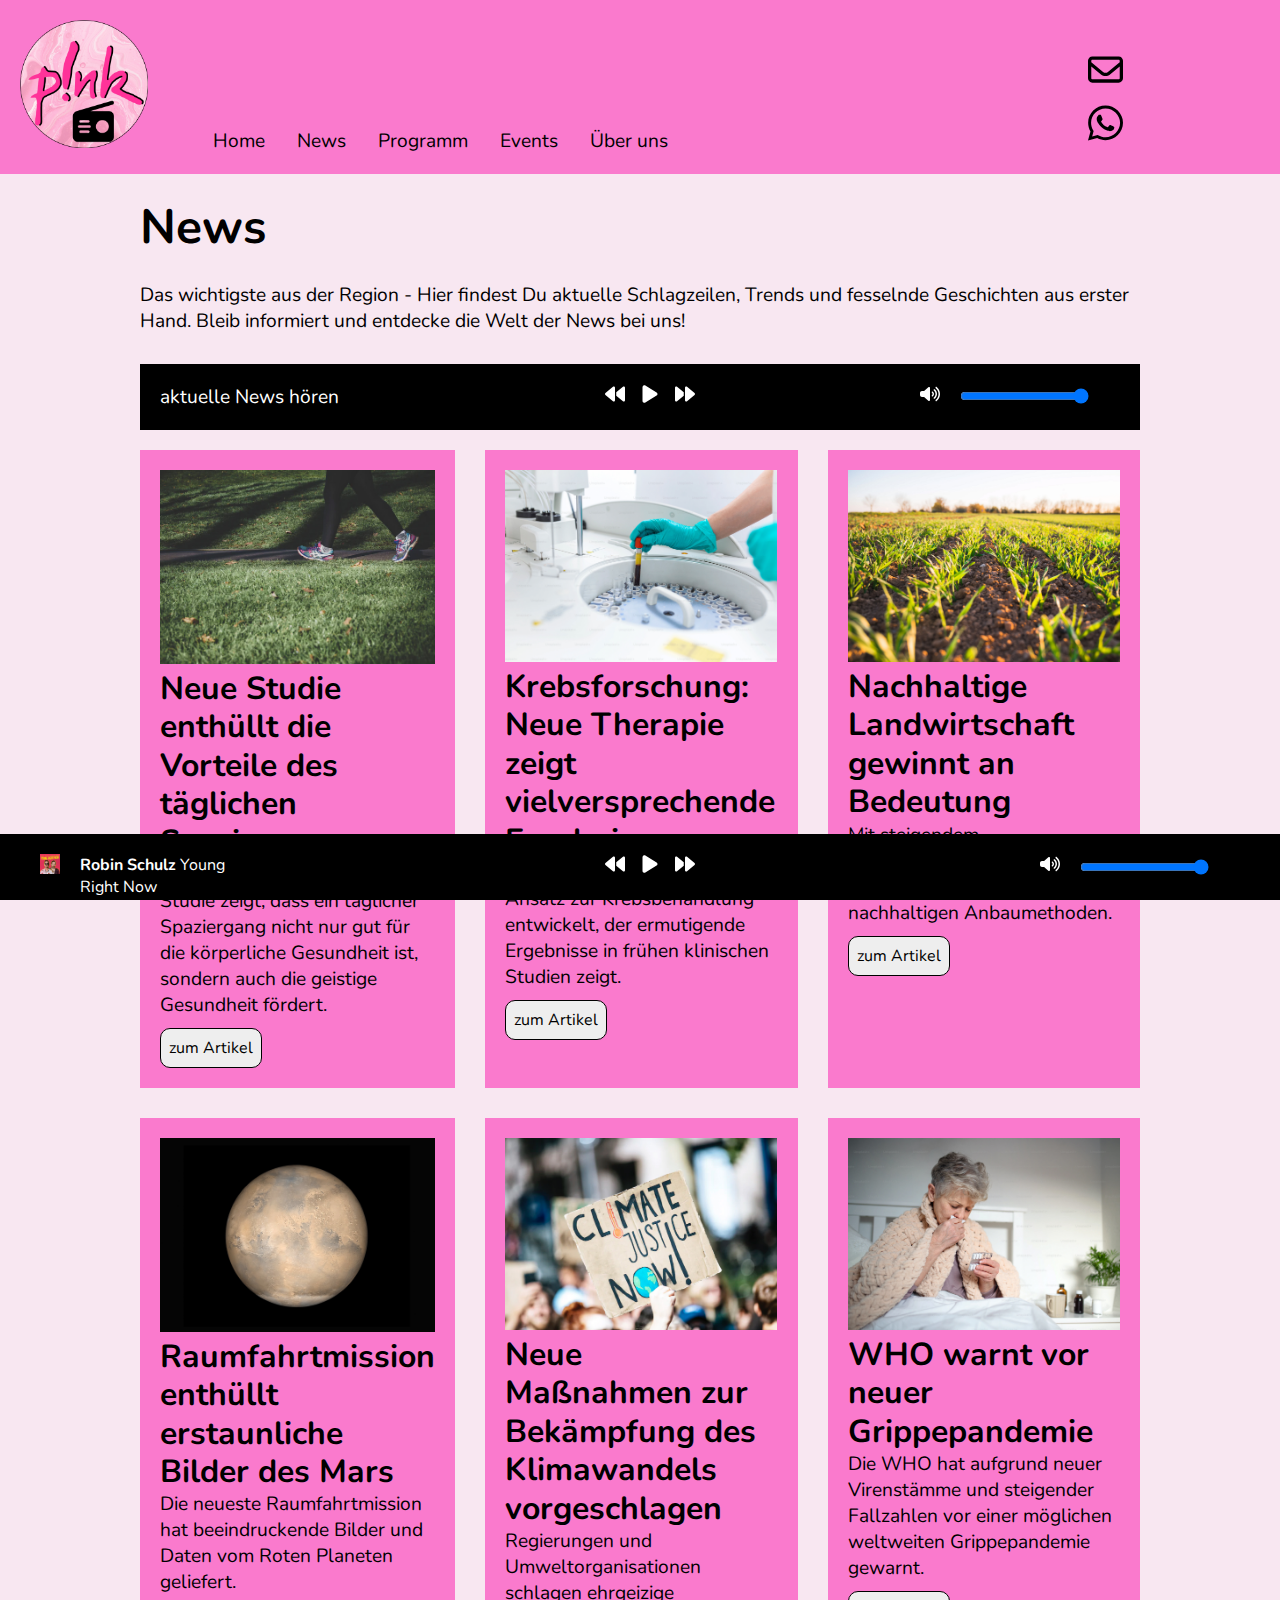
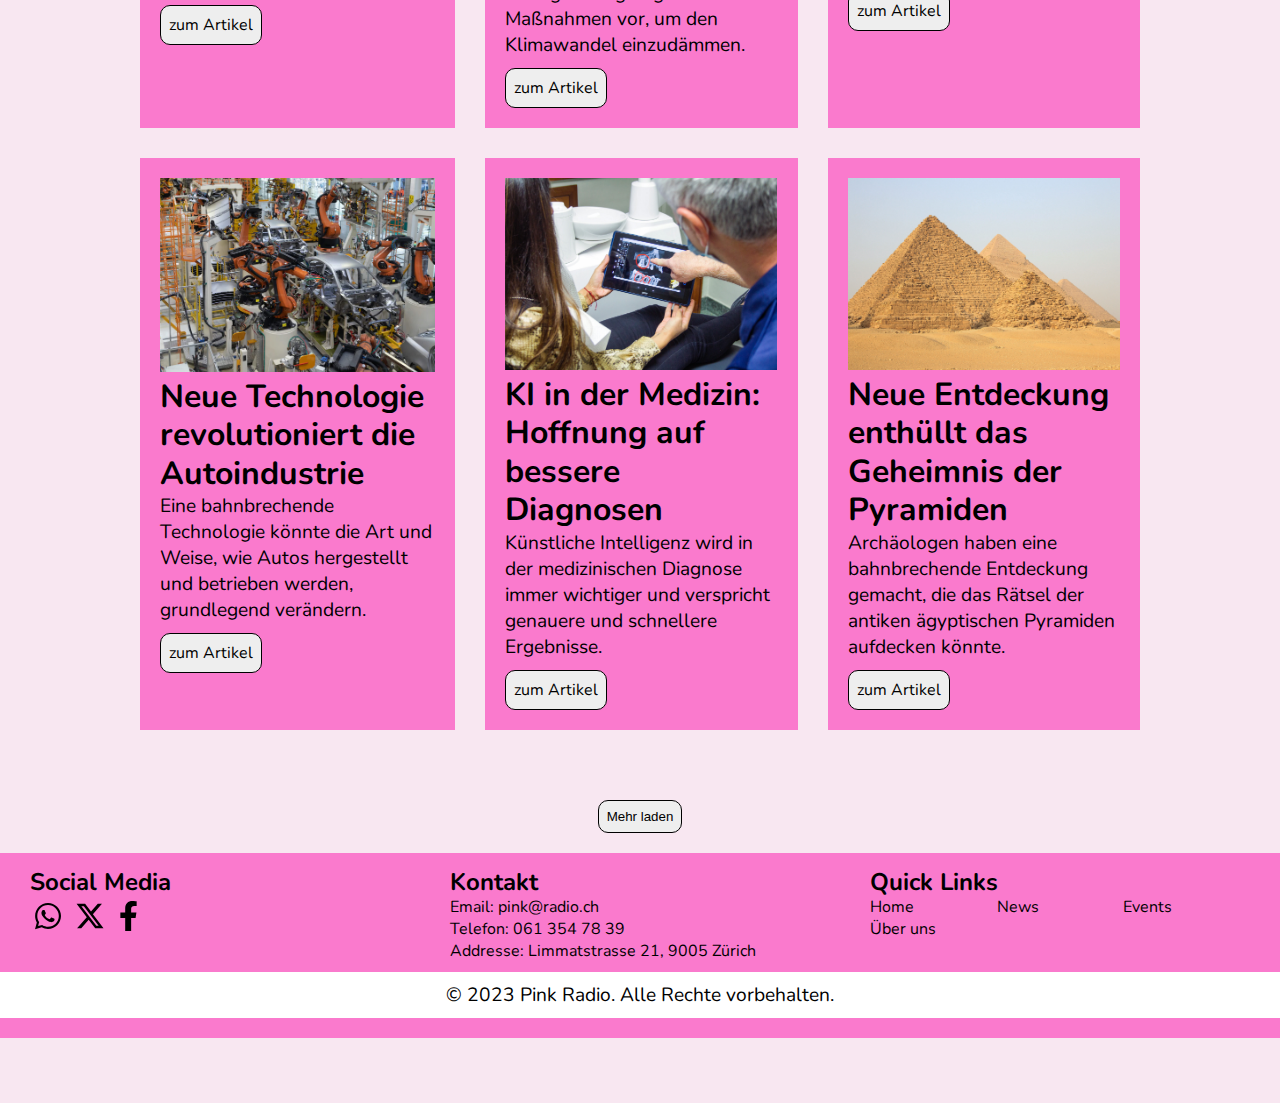
<file: news.html>
<!DOCTYPE html>
<html lang="de">

<head>
    <meta charset="UTF-8">
    <meta name="viewport" content="width=device-width, initial-scale=1.0">
    <title>Pink Radio</title>
    <link rel="stylesheet" href="css/news.css">
    <link rel="stylesheet" href="css/style.css">
    <link rel="preconnect" href="https://fonts.googleapis.com">
    <link rel="preconnect" href="https://fonts.gstatic.com" crossorigin>
    <link
        href="https://fonts.googleapis.com/css2?family=Nunito:ital,wght@0,200;0,300;0,400;0,500;0,600;0,700;0,800;0,900;0,1000;1,200;1,300;1,400;1,500;1,600;1,700;1,800;1,900;1,1000&display=swap"
        rel="stylesheet">
</head>

<body>

    <header>
        <!-- Logo einbinden (mit Link zur Startseite)-->
        <a href="index.html"><img src="images/logo.png" class="bild-logo"></a>
        <!-- Navigation Bar-->
        <nav class="navigation_container">
            <div class="x-rechts"><img src="images/close.svg" class="whatsapp-front close"></div>
            <ul class="navigation">
                <li><a href="index.html" class="styling-menu-bar">Home</a></li>
                <li><a href="news.html" class="styling-menu-bar">News</a></li>
                <!-- Dropdown Menu-->
                <li class="dropdown">
                    <a href="javascript:void(0);" class="dropbtn styling-menu-bar">Programm</a>
                    <div class="dropdown-content">
                        <div class="dropdown-section">
                            <h3>Sendungen</h3>
                            <a href="morgenshow.html" class="formatierung-dropdown">Morgenshow</a>
                            <a href="morgenshow.html" class="formatierung-dropdown">Pink @work</a>
                            <a href="morgenshow.html" class="formatierung-dropdown">Feierabend</a>
                        </div>
                        <div class="dropdown-section">
                            <h3>Rubriken</h3>
                            <a href="morgenshow.html" class="formatierung-dropdown">Gesundheitstipp</a>
                            <a href="morgenshow.html" class="formatierung-dropdown">Wirtschaft aktuell</a>
                            <a href="morgenshow.html" class="formatierung-dropdown">Im Recht</a>
                            <a href="morgenshow.html" class="formatierung-dropdown">Haustier-Tipp</a>
                            <a href="morgenshow.html" class="formatierung-dropdown">Pinks Live Hacks</a>
                        </div>
                        <div class="dropdown-section">
                            <h3>Musik</h3>
                            <a href="morgenshow.html" class="formatierung-dropdown">Pink-Playlist</a>
                            <a href="morgenshow.html" class="formatierung-dropdown">Local-Heroes</a>
                            <a href="morgenshow.html" class="formatierung-dropdown">Pink-Charts</a>
                        </div>
                    </div>
                </li>
                <li><a href="events.html" class="styling-menu-bar">Events</a></li>
                <li><a href="ueber-uns.html" class="styling-menu-bar">Über uns</a></li>
            </ul>
        </nav>
        <div class="grid-header-mobile">
            <div class="brief-header-mobile"><a href="mailto:pink­@radio.ch"><img src="images/brief.svg"
                        class="brief-front"></a></div>
            <div class="telefon-header-mobile"><a href="https://wa.me/41791771988" target="_blank"><img
                        src="images/whatsapp.svg" class="whatsapp-front"></a></div>
            <div class="hamburger-header-mobile"><img src="images/hamburger.svg" class="whatsapp-front hamburger"></div>
        </div>
    </header>

    <main>
        <!-- Text Startseite -->
        <div class="text-startseite">
            <h1>News</h1>
            <br>
            <p>Das wichtigste aus der Region - Hier findest Du aktuelle Schlagzeilen, Trends und fesselnde Geschichten
                aus erster Hand. Bleib informiert und entdecke die Welt der News bei uns!</p>
        </div>
        <!-- Radio Player News-->
        <div id="radioPlayerContainerNews">
            <audio id="radioPlayerNews" controls>
                <source src="audio/news.mp3" type="audio/mpeg">
                Dein Browser unterstützt das Audio-Element nicht.
            </audio>
        </div>

        <div class="radio-player-container-news">
            <div class="news-element">
                <p class="styling-radioplayer-mobile">aktuelle News hören</p>
            </div>
            <div class="control-elemente">
                <div class="rueckwaertsNews">
                    <div class="zurueckspulen-button radio-control"><img src="images/backward.svg"></div>
                </div>
                <div class="playNews">
                    <div class="play-button radio-control"><img src="images/play.svg"></div>
                </div>
                <div class="pauseNews">
                    <div class="pause-button radio-control"><img src="images/pause.svg"></div>
                </div>
                <div class="vorwaertsNews">
                    <div class="vorspulen-button radio-control"><img src="images/forward.svg">
                    </div>
                </div>
            </div>
            <!-- Lautstärkeregler -->
            <div class="lautstaerke-elementeNews"><img src="images/volume.svg" class="ton-aus"><input type="range"
                    min="0" max="1" step="0.1" value="1" class="range-laustärkeNews"></div>
        </div>
        <!-- Ende Radio Player News-->
        <!-- Beginn News-Beiträge -->
        <section>
            <article class="news-artikel-hintergrund">
                <img src="images/spaziergang.png" alt="Beine einer Frau auf einem Weg zwischen Gras" width="280"
                    height="100">
                <a href="artikel.html" class="decoration-titel">
                    <h2 class="titel-hover">Neue Studie enthüllt die Vorteile des täglichen Spaziergangs</h2>
                </a>
                <p>Eine kürzlich veröffentlichte Studie zeigt, dass ein täglicher Spaziergang nicht nur gut für die
                    körperliche Gesundheit ist, sondern auch die geistige Gesundheit fördert.</p>
                <a href="artikel.html" class="button">zum Artikel</a>
            </article>
            <article class="news-artikel-hintergrund">
                <img src="images/forschung.png" alt="Zentrifuge mit Probe" width="280" height="100">
                <a href="artikel.html" class="decoration-titel">
                    <h2 class="titel-hover">Krebsforschung: Neue Therapie zeigt vielversprechende Ergebnisse</h2>
                </a>
                <p>Forscher haben einen neuen Ansatz zur Krebsbehandlung entwickelt, der ermutigende Ergebnisse in
                    frühen klinischen Studien zeigt.</p>
                <a href="artikel.html" class="button">zum Artikel</a>
            </article>
            <article class="news-artikel-hintergrund">
                <img src="images/landwirtschaft.png" alt="landwirtschaftliches Feld" width="280" height="100">
                <a href="artikel.html" class="decoration-titel">
                    <h2 class="titel-hover">Nachhaltige Landwirtschaft gewinnt an Bedeutung</h2>
                </a>
                <p>Mit steigendem Umweltbewusstsein suchen immer mehr Landwirte nach nachhaltigen Anbaumethoden.</p>
                <a href="artikel.html" class="button">zum Artikel</a>
            </article>
            <article class="news-artikel-hintergrund">
                <img src="images/mars.png" alt="Fotografie vom Mars" width="280" height="100">
                <a href="artikel.html" class="decoration-titel">
                    <h2 class="titel-hover">Raumfahrtmission enthüllt erstaunliche Bilder des Mars</h2>
                </a>
                <p>Die neueste Raumfahrtmission hat beeindruckende Bilder und Daten vom Roten Planeten geliefert.</p>
                <a href="artikel.html" class="button">zum Artikel</a>
            </article>
            <article class="news-artikel-hintergrund">
                <img src="images/klimawandel.png" alt="Plakat bei einer Klimademo" width="280" height="100">
                <a href="artikel.html" class="decoration-titel">
                    <h2 class="titel-hover">Neue Maßnahmen zur Bekämpfung des Klimawandels vorgeschlagen</h2>
                </a>
                <p>Regierungen und Umweltorganisationen schlagen ehrgeizige Maßnahmen vor, um den Klimawandel
                    einzudämmen.</p>
                <a href="artikel.html" class="button">zum Artikel</a>
            </article>
            <article class="news-artikel-hintergrund">
                <img src="images/grippe.png" alt="Frau putzt sich die Nase" width="280" height="100">
                <a href="artikel.html" class="decoration-titel">
                    <h2 class="titel-hover">WHO warnt vor neuer Grippepandemie</h2>
                </a>
                <p>Die WHO hat aufgrund neuer Virenstämme und steigender Fallzahlen vor einer möglichen weltweiten
                    Grippepandemie gewarnt.</p>
                <a href="artikel.html" class="button">zum Artikel</a>
            </article>
            <article class="news-artikel-hintergrund">
                <img src="images/autoindustrie.png" alt="Autofabrik" width="280" height="100">
                <a href="artikel.html" class="decoration-titel">
                    <h2 class="titel-hover">Neue Technologie revolutioniert die Autoindustrie</h2>
                </a>
                <p>Eine bahnbrechende Technologie könnte die Art und Weise, wie Autos hergestellt und betrieben werden,
                    grundlegend verändern.</p>
                <a href="artikel.html" class="button">zum Artikel</a>
            </article>
            <article class="news-artikel-hintergrund">
                <img src="images/diagnose.png" alt="Arzt erklärt einer Patientin etwas auf dem Tablet" width="280"
                    height="100">
                <a href="artikel.html" class="decoration-titel">
                    <h2 class="titel-hover">KI in der Medizin: Hoffnung auf bessere Diagnosen</h2>
                </a>
                <p>Künstliche Intelligenz wird in der medizinischen Diagnose immer wichtiger und verspricht genauere und
                    schnellere Ergebnisse.</p>
                <a href="artikel.html" class="button">zum Artikel</a>
            </article>
            <article class="news-artikel-hintergrund">
                <img src="images/pyramiden.png" alt="Pyramiden" width="280" height="100">
                <a href="artikel.html" class="decoration-titel">
                    <h2 class="titel-hover">Neue Entdeckung enthüllt das Geheimnis der Pyramiden</h2>
                </a>
                <p>Archäologen haben eine bahnbrechende Entdeckung gemacht, die das Rätsel der antiken ägyptischen
                    Pyramiden aufdecken könnte.</p>
                <a href="artikel.html" class="button">zum Artikel</a>
            </article>
        </section>
        <!-- Ende News-Beiträge -->
        <!-- Button mehr laden -->
        <!-- Container for additional articles -->
        <div id="additional-articles"></div>
        <!-- "Mehr laden" button -->
        <div class="mehr-laden">
            <button class="button" id="load-more-button">Mehr laden</button>
        </div>
    </main>
    <!-- Radio Player -->
    <div id="radioPlayerContainer">
        <audio id="radioPlayer" controls>
            <source src="audio/music.mp3" type="audio/mpeg">
            Dein Browser unterstützt das Audio-Element nicht.
        </audio>
    </div>
    <div class="radio-player-container">
        <div class="news-element">
            <img src="images/schulz.jpg" class="album-cover">
            <p class="styling-radioplayer-mobile">
            <div class="styling-interpret"><b>Robin Schulz</b> Young Right Now</div>
            </p>
        </div>
        <div class="control-elemente">
            <div class="rueckwaerts">
                <div class="zurueckspulen-button radio-control"><img src="images/backward.svg"></div>
            </div>
            <div class="play">
                <div class="play-button radio-control"><img src="images/play.svg"></div>
            </div>
            <div class="pause">
                <div class="pause-button radio-control"><img src="images/pause.svg"></div>
            </div>
            <div class="vorwaerts">
                <div class="vorspulen-button radio-control"><img src="images/forward.svg"></div>
            </div>
        </div>
        <!-- Lautstärkeregler -->
        <div class="lautstaerke-elemente">
            <img src="images/volume.svg" class="ton-aus">
            <input type="range" min="0" max="1" step="0.1" value="1" class="range-laustärke">
        </div>
    </div>
    <!-- Ende Radio Player -->
    <footer>
        <div class="footer-content">
            <div class="footer-section">
                <h2>Social Media</h2>
                <!-- svg (telefon) einbinden mit Link-->
                <a href="https://wa.me/41791771988"><img src="images/whatsapp.svg" class="whatsapp"></a>
                <!-- svg (telefon) einbinden mit Link-->
                <a href="https://twitter.com/?lang=de"><img src="images/x.svg" class="x"></a>

                <!-- svg (facebook) einbinden mit Link-->
                <a href="https://de-de.facebook.com/"><img src="images/facebook.svg" class="facebook"></a>
            </div>
            <div class="footer-section">
                <h2>Kontakt</h2>
                <p>Email: <a href="mailto:pink­@radio.ch" class="decoration-email">pink@radio.ch</a></p>
                <p>Telefon: 061 354 78 39</p>
                <p>Addresse: Limmatstrasse 21, 9005 Zürich</p>
            </div>
            <!-- Quicklinks -->
            <div class="footer-section">
                <h2>Quick Links</h2>
                <div class="quicklinks">
                    <a href="index.html">
                        <div class="quicklink1">Home</div>
                    </a>
                    <a href="news.html">
                        <div class="quicklink1">News</div>
                    </a>
                    <a href="events.html">
                        <div class="quicklink1">Events</div>
                    </a>
                    <a href="ueber-uns.html">
                        <div class="quicklink1">Über uns</div>
                    </a>
                </div>
            </div>
        </div>
        <div class="footer-bottom">
            <p>&copy; 2023 Pink Radio. Alle Rechte vorbehalten.</p>
        </div>
    </footer>

    <script src="js/all.js"></script>
    <script src="js/news.js"></script>
</body>

</html>
</file>
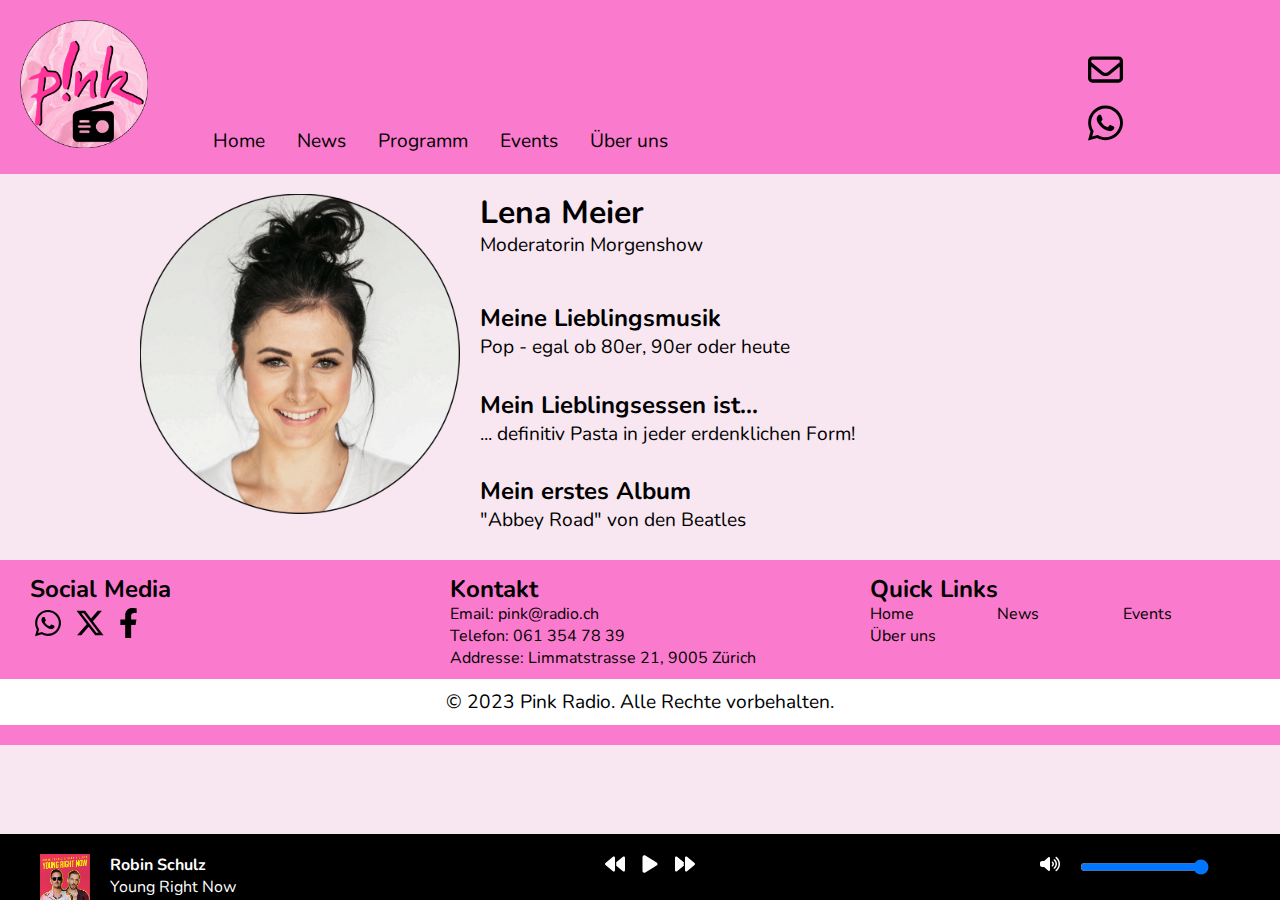
<file: ueber-mich.html>
<!DOCTYPE html>
<html lang="de">

<head>
    <meta charset="UTF-8">
    <meta name="viewport" content="width=device-width, initial-scale=1.0">
    <title>Pink Radio</title>
    <link rel="stylesheet" href="css/style.css">
    <link rel="preconnect" href="https://fonts.googleapis.com">
    <link rel="preconnect" href="https://fonts.gstatic.com" crossorigin>
    <link
        href="https://fonts.googleapis.com/css2?family=Nunito:ital,wght@0,200;0,300;0,400;0,500;0,600;0,700;0,800;0,900;0,1000;1,200;1,300;1,400;1,500;1,600;1,700;1,800;1,900;1,1000&display=swap"
        rel="stylesheet">
</head>

<body>

    <header>
        <!-- Logo einbinden (mit Link zur Startseite)-->
        <a href="index.html"><img src="images/logo.png" class="bild-logo"></a>
        <!-- Navigation Bar-->
        <nav class="navigation_container">
            <div class="x-rechts"><img src="images/close.svg" class="whatsapp-front close"></div>
            <ul class="navigation">
                <li><a href="index.html" class="styling-menu-bar">Home</a></li>
                <li><a href="news.html" class="styling-menu-bar">News</a></li>
                <!-- Dropdown Menu-->
                <li class="dropdown">
                    <a href="javascript:void(0);" class="dropbtn styling-menu-bar">Programm</a>
                    <div class="dropdown-content">
                        <div class="dropdown-section">
                            <h3>Sendungen</h3>
                            <a href="morgenshow.html" class="formatierung-dropdown">Morgenshow</a>
                            <a href="morgenshow.html" class="formatierung-dropdown">Pink @work</a>
                            <a href="morgenshow.html" class="formatierung-dropdown">Feierabend</a>
                        </div>
                        <div class="dropdown-section">
                            <h3>Rubriken</h3>
                            <a href="morgenshow.html" class="formatierung-dropdown">Gesundheitstipp</a>
                            <a href="morgenshow.html" class="formatierung-dropdown">Wirtschaft aktuell</a>
                            <a href="morgenshow.html" class="formatierung-dropdown">Im Recht</a>
                            <a href="morgenshow.html" class="formatierung-dropdown">Haustier-Tipp</a>
                            <a href="morgenshow.html" class="formatierung-dropdown">Pinks Live Hacks</a>
                        </div>
                        <div class="dropdown-section">
                            <h3>Musik</h3>
                            <a href="morgenshow.html" class="formatierung-dropdown">Pink-Playlist</a>
                            <a href="morgenshow.html" class="formatierung-dropdown">Local-Heroes</a>
                            <a href="morgenshow.html" class="formatierung-dropdown">Pink-Charts</a>
                        </div>
                    </div>
                </li>
                <li><a href="events.html" class="styling-menu-bar">Events</a></li>
                <li><a href="ueber-uns.html" class="styling-menu-bar">Über uns</a></li>
            </ul>
        </nav>
        <div class="grid-header-mobile">
            <div class="brief-header-mobile"><a href="mailto:pink­@radio.ch"><img src="images/brief.svg"
                        class="brief-front"></a></div>
            <div class="telefon-header-mobile"><a href="https://wa.me/41791771988" target="_blank"><img
                        src="images/whatsapp.svg" class="whatsapp-front"></a></div>
            <div class="hamburger-header-mobile"><img src="images/hamburger.svg" class="whatsapp-front hamburger"></div>
        </div>
    </header>

    <main>
        <!-- Beginn Über mich -->
        <section class="grid-ueber-mich">
            <div class="fakt1">
                <img src="images/portrait-1.png" alt="Portrait Lena Meier">
            </div>
            <div class="fakt2">
                <h2>Lena Meier</h2>
                <p>Moderatorin Morgenshow</p>
                <br>
            </div>
            <div class="fakt3">
                <br>
                <h3>Meine Lieblingsmusik</h3>
                <p>Pop - egal ob 80er, 90er oder heute</p>
            </div>
            <div class="fakt4">
                <br>
                <h3>Mein Lieblingsessen ist...</h3>
                <p>... definitiv Pasta in jeder erdenklichen Form!</p>
            </div>
            <div class="fakt5">
                <br>
                <h3>Mein erstes Album</h3>
                <p>"Abbey Road" von den Beatles</p>
            </div>
        </section>
        <!-- Ende Portfolio -->
    </main>
    <!-- Radio Player -->
    <div id="radioPlayerContainer">
        <audio id="radioPlayer" controls>
            <source src="audio/music.mp3" type="audio/mpeg">
            Dein Browser unterstützt das Audio-Element nicht.
        </audio>
    </div>

    <div class="radio-player-container">
        <div class="news-element">
            <img src="images/schulz.jpg" class="album-cover">
            <p class="styling-radioplayer-mobile">
            <div class="styling-interpret"><b>Robin Schulz</b> Young Right Now</div>
            </p>
        </div>
        <div class="control-elemente">
            <div class="rueckwaerts">
                <div class="zurueckspulen-button radio-control"><img src="images/backward.svg"></div>
            </div>
            <div class="play">
                <div class="play-button radio-control"><img src="images/play.svg"></div>
            </div>
            <div class="pause">
                <div class="pause-button radio-control"><img src="images/pause.svg"></div>
            </div>
            <div class="vorwaerts">
                <div class="vorspulen-button radio-control"><img src="images/forward.svg"></div>
            </div>
        </div>
        <!-- Lautstärkeregler -->
        <div class="lautstaerke-elemente">
            <img src="images/volume.svg" class="ton-aus">
            <input type="range" min="0" max="1" step="0.1" value="1" class="range-laustärke">
        </div>
    </div>
    <!-- Ende Radio Player -->
    <footer>
        <div class="footer-content">
            <div class="footer-section">
                <h2>Social Media</h2>
                <!-- svg (telefon) einbinden mit Link-->
                <a href="https://wa.me/41791771988"><img src="images/whatsapp.svg" class="whatsapp"></a>
                <!-- svg (telefon) einbinden mit Link-->
                <a href="https://twitter.com/?lang=de"><img src="images/x.svg" class="x"></a>

                <!-- svg (facebook) einbinden mit Link-->
                <a href="https://de-de.facebook.com/"><img src="images/facebook.svg" class="facebook"></a>
            </div>
            <div class="footer-section">
                <h2>Kontakt</h2>
                <p>Email: <a href="mailto:pink­@radio.ch" class="decoration-email">pink@radio.ch</a></p>
                <p>Telefon: 061 354 78 39</p>
                <p>Addresse: Limmatstrasse 21, 9005 Zürich</p>
            </div>
            <!-- Quicklinks -->
            <div class="footer-section">
                <h2>Quick Links</h2>
                <div class="quicklinks">
                    <a href="index.html">
                        <div class="quicklink1">Home</div>
                    </a>
                    <a href="news.html">
                        <div class="quicklink1">News</div>
                    </a>
                    <a href="events.html">
                        <div class="quicklink1">Events</div>
                    </a>
                    <a href="ueber-uns.html">
                        <div class="quicklink1">Über uns</div>
                    </a>
                </div>
            </div>
        </div>
        <div class="footer-bottom">
            <p>&copy; 2023 Pink Radio. Alle Rechte vorbehalten.</p>
        </div>
    </footer>

    <script src="js/all.js"></script>
</body>

</html>
</file>
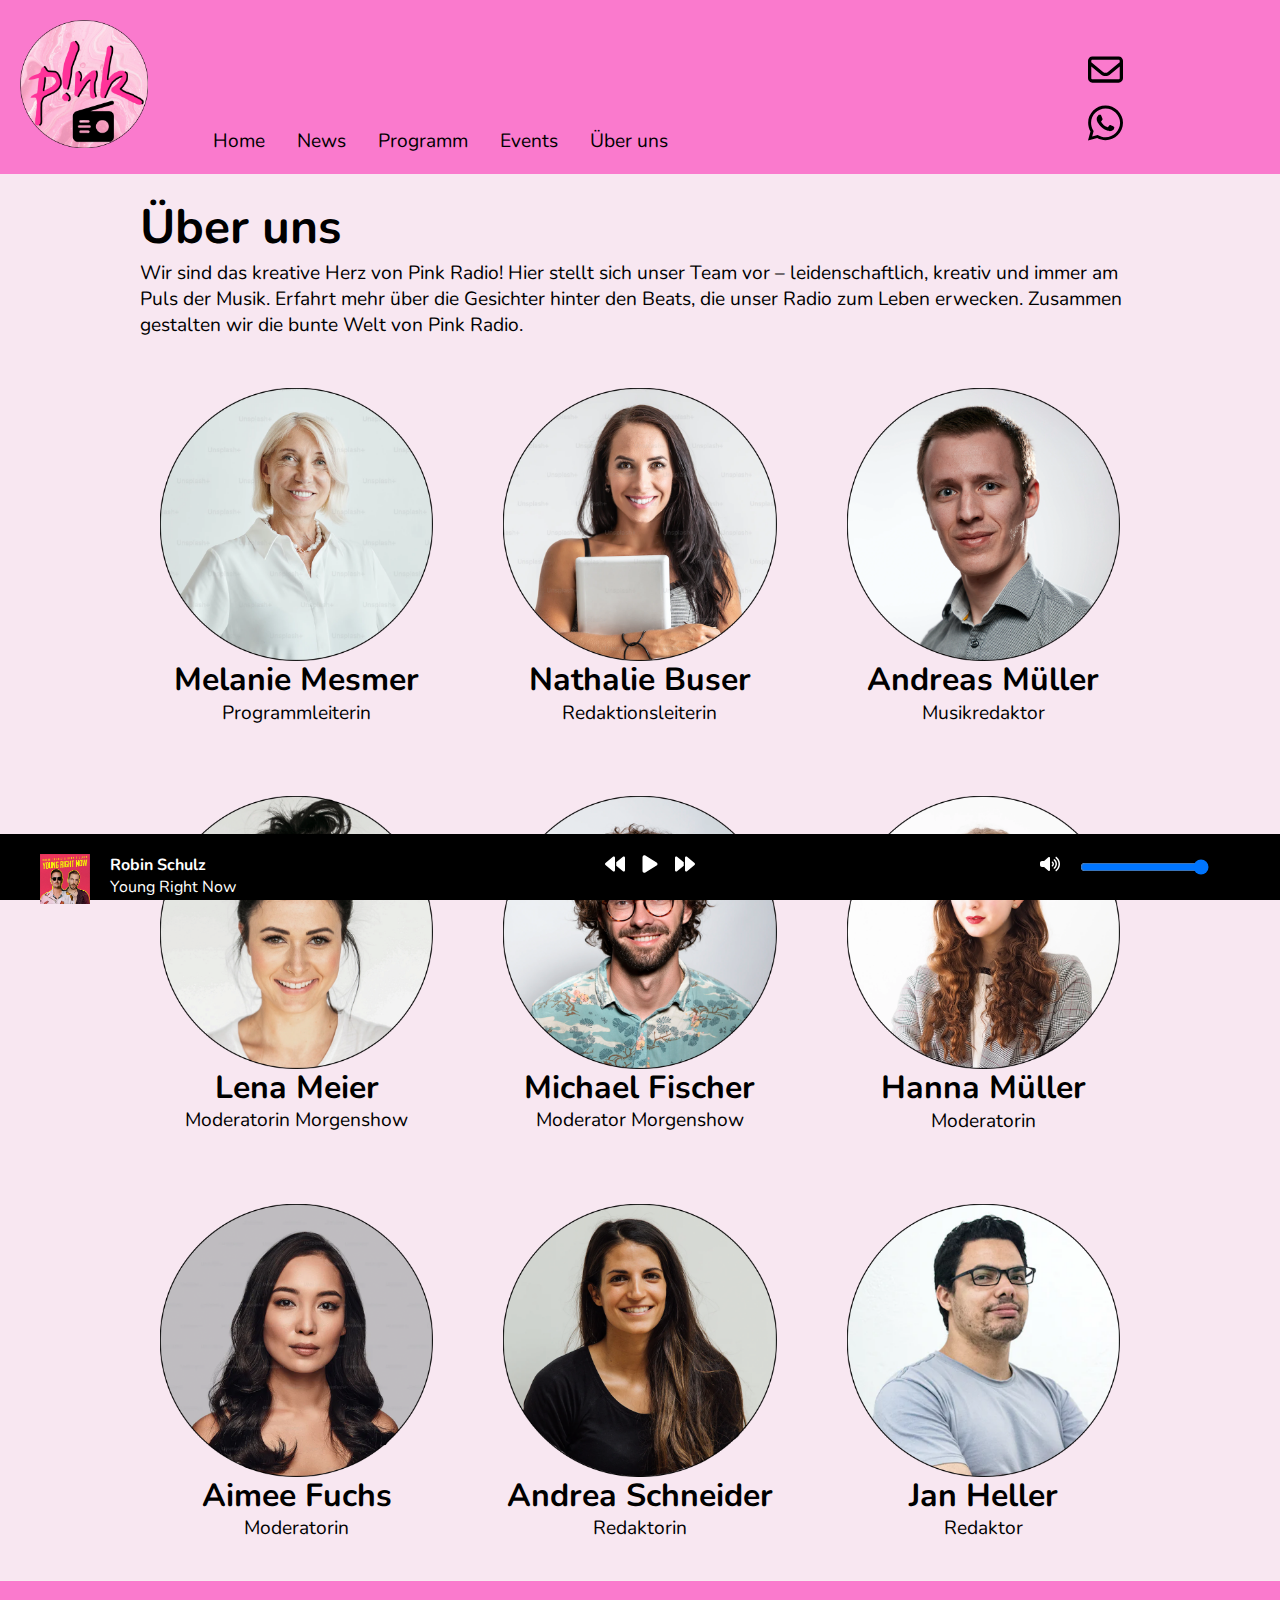
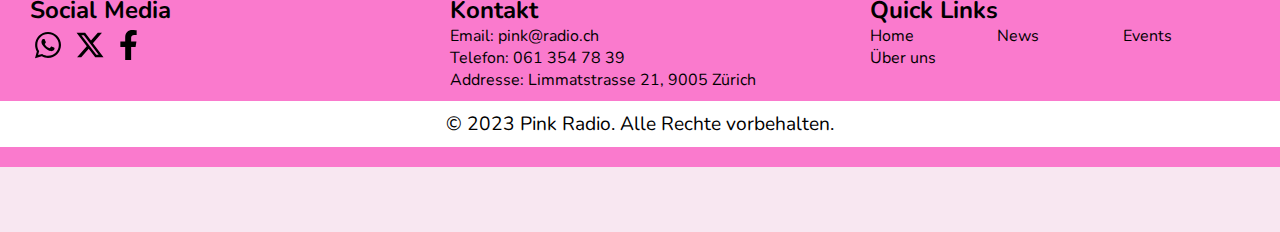
<file: ueber-uns.html>
<!DOCTYPE html>
<html lang="de">

<head>
    <meta charset="UTF-8">
    <meta name="viewport" content="width=device-width, initial-scale=1.0">
    <title>Pink Radio</title>
    <link rel="stylesheet" href="css/style.css">
    <link rel="preconnect" href="https://fonts.googleapis.com">
    <link rel="preconnect" href="https://fonts.gstatic.com" crossorigin>
    <link
        href="https://fonts.googleapis.com/css2?family=Nunito:ital,wght@0,200;0,300;0,400;0,500;0,600;0,700;0,800;0,900;0,1000;1,200;1,300;1,400;1,500;1,600;1,700;1,800;1,900;1,1000&display=swap"
        rel="stylesheet">
</head>

<body>

    <header>
        <!-- Logo einbinden (mit Link zur Startseite)-->
        <a href="index.html"><img src="images/logo.png" class="bild-logo"></a>
        <!-- Navigation Bar-->
        <nav class="navigation_container">
            <div class="x-rechts"><img src="images/close.svg" class="whatsapp-front close"></div>
            <ul class="navigation">
                <li><a href="index.html" class="styling-menu-bar">Home</a></li>
                <li><a href="news.html" class="styling-menu-bar">News</a></li>
                <!-- Dropdown Menu-->
                <li class="dropdown">
                    <a href="javascript:void(0);" class="dropbtn styling-menu-bar">Programm</a>
                    <div class="dropdown-content">
                        <div class="dropdown-section">
                            <h3>Sendungen</h3>
                            <a href="morgenshow.html" class="formatierung-dropdown">Morgenshow</a>
                            <a href="morgenshow.html" class="formatierung-dropdown">Pink @work</a>
                            <a href="morgenshow.html" class="formatierung-dropdown">Feierabend</a>
                        </div>
                        <div class="dropdown-section">
                            <h3>Rubriken</h3>
                            <a href="morgenshow.html" class="formatierung-dropdown">Gesundheitstipp</a>
                            <a href="morgenshow.html" class="formatierung-dropdown">Wirtschaft aktuell</a>
                            <a href="morgenshow.html" class="formatierung-dropdown">Im Recht</a>
                            <a href="morgenshow.html" class="formatierung-dropdown">Haustier-Tipp</a>
                            <a href="morgenshow.html" class="formatierung-dropdown">Pinks Live Hacks</a>
                        </div>
                        <div class="dropdown-section">
                            <h3>Musik</h3>
                            <a href="morgenshow.html" class="formatierung-dropdown">Pink-Playlist</a>
                            <a href="morgenshow.html" class="formatierung-dropdown">Local-Heroes</a>
                            <a href="morgenshow.html" class="formatierung-dropdown">Pink-Charts</a>
                        </div>
                    </div>
                </li>
                <li><a href="events.html" class="styling-menu-bar">Events</a></li>
                <li><a href="ueber-uns.html" class="styling-menu-bar">Über uns</a></li>
            </ul>
        </nav>
        <div class="grid-header-mobile">
            <div class="brief-header-mobile"><a href="mailto:pink­@radio.ch"><img src="images/brief.svg"
                        class="brief-front"></a></div>
            <div class="telefon-header-mobile"><a href="https://wa.me/41791771988" target="_blank"><img
                        src="images/whatsapp.svg" class="whatsapp-front"></a></div>
            <div class="hamburger-header-mobile"><img src="images/hamburger.svg" class="whatsapp-front hamburger"></div>
        </div>
    </header>

    <main>
        <!-- Text Startseite -->
        <div class="text-startseite">
            <h1>Über uns</h1>
            <p>Wir sind das kreative Herz von Pink Radio! Hier stellt sich unser Team vor – leidenschaftlich, kreativ
                und immer am Puls der Musik. Erfahrt mehr über die Gesichter hinter den Beats, die unser Radio zum Leben
                erwecken. Zusammen gestalten wir die bunte Welt von Pink Radio.</p>
        </div>
        <!-- Beginn News-Beiträge -->
        <section>
            <article class="mitarbeiter">
                <a href="ueber-mich.html" class="mitarbeiter-link">
                    <div class="rote-nase-hovern">
                        <img src="images/portrait-5.png" alt="Portrait Melanie Mesmer" class="original-bild">
                        <img src="images/portrait-5-hut.png" alt="Portrait Melanie Mesmer mit pinkem Hut"
                            class="hover-bild">
                    </div>
                    <h2 class="name-zentrieren">Melanie Mesmer</h2>
                    <p class="funktion-zentrieren">Programmleiterin</p>
                </a>
            </article>
            <article class="mitarbeiter">
                <a href="ueber-mich.html" class="mitarbeiter-link">
                    <div class="rote-nase-hovern">
                        <img src="images/portrait-4.png" alt="Portrait Nathalie Buser" class="original-bild">
                        <img src="images/portrait-4-kette.png" alt="Portrait Nathalie Buser mit pinker Kette"
                            class="hover-bild">
                    </div>
                    <h2 class="name-zentrieren">Nathalie Buser</h2>
                    <p class="funktion-zentrieren">Redaktionsleiterin</p>
                </a>
            </article>
            <article class="mitarbeiter">
                <a href="ueber-mich.html" class="mitarbeiter-link">
                    <div class="rote-nase-hovern">
                        <img src="images/portrait-3.png" alt="Portrait Andreas Müller" class="original-bild">
                        <img src="images/portrait-3-schnauz.png" alt="Portrait Andreas Müller mit pinkem Schnauz"
                            class="hover-bild">
                    </div>
                    <h2 class="name-zentrieren">Andreas Müller</h2>
                    <p class="funktion-zentrieren">Musikredaktor</p>
                </a>
            </article>
            <article class="mitarbeiter">
                <a href="ueber-mich.html" class="mitarbeiter-link">
                    <div class="rote-nase-hovern">
                        <img src="images/portrait-1.png" alt="Portrait Lena Meier" class="original-bild">
                        <img src="images/portrait-1-nase.png" alt="Portrait Lena Meier mit pinker Nase"
                            class="hover-bild">
                    </div>
                    <h2 class="name-zentrieren">Lena Meier</h2>
                    <p class="funktion-zentrieren">Moderatorin Morgenshow</p>
                </a>
            </article>
            <article class="mitarbeiter">
                <a href="ueber-mich.html" class="mitarbeiter-link">
                    <div class="rote-nase-hovern">
                        <img src="images/portrait-2.png" alt="Portrait Michael Fischer" class="original-bild">
                        <img src="images/portrait-2-hut.png" alt="Portrait Michael Fischer mit pinker Mütze"
                            class="hover-bild">
                    </div>
                    <h2 class="name-zentrieren">Michael Fischer</h2>
                    <p class="funktion-zentrieren">Moderator Morgenshow</p>
                </a>
            </article>
            <article class="mitarbeiter">
                <a href="ueber-mich.html" class="mitarbeiter-link">
                    <div class="rote-nase-hovern">
                        <img src="images/portrait-6.png" alt="Portrait Hanna Müller" class="original-bild">
                        <img src="images/portrait-6-schleife.png" alt="Portrait Hanna Müller mit pinker Schleife"
                            class="hover-bild">
                    </div>
                    <h2 class="name-zentrieren">Hanna Müller</h2>
                    <p class="funktion-zentrieren">Moderatorin</p>
                </a>
            </article>
            <article class="mitarbeiter">
                <a href="ueber-mich.html" class="mitarbeiter-link">
                    <div class="rote-nase-hovern">
                        <img src="images/portrait-7.png" alt="Portrait Aimee Fuchs" class="original-bild">
                        <img src="images/portrait-7-blumen.png" alt="Portrait Aimee Fuchs mit Blumen im Haar"
                            class="hover-bild">
                    </div>
                    <h2 class="name-zentrieren">Aimee Fuchs</h2>
                    <p class="funktion-zentrieren">Moderatorin</p>
                </a>
            </article>
            <article class="mitarbeiter">
                <a href="ueber-mich.html" class="mitarbeiter-link">
                    <div class="rote-nase-hovern">
                        <img src="images/portrait-8.png" alt="Portrait Andrea Schneider" class="original-bild">
                        <img src="images/portrait-8-haarreif.png" alt="Portrait Andrea Schneider mit pinkem Haarreif"
                            class="hover-bild">
                    </div>
                    <h2 class="name-zentrieren">Andrea Schneider</h2>
                    <p class="funktion-zentrieren">Redaktorin</p>
                </a>
            </article>
            <article class="mitarbeiter">
                <a href="ueber-mich.html" class="mitarbeiter-link">
                    <div class="rote-nase-hovern">
                        <img src="images/portrait-9.png" alt="Portrait Jan Heller" class="original-bild">
                        <img src="images/portrait-9-brille.png" alt="Portrait Jan Heller mit pinker Sonnenbrille"
                            class="hover-bild">
                    </div>
                    <h2 class="name-zentrieren">Jan Heller</h2>
                    <p class="funktion-zentrieren">Redaktor</p>
                </a>
            </article>
        </section>
        <!-- Ende News-Beiträge -->
    </main>
    <!-- Radio Player -->
    <div id="radioPlayerContainer">
        <audio id="radioPlayer" controls>
            <source src="audio/music.mp3" type="audio/mpeg">
            Dein Browser unterstützt das Audio-Element nicht.
        </audio>
    </div>

    <div class="radio-player-container">
        <div class="news-element">
            <img src="images/schulz.jpg" class="album-cover">
            <p class="styling-radioplayer-mobile">
            <div class="styling-interpret"><b>Robin Schulz</b> Young Right Now</div>
            </p>
        </div>
        <div class="control-elemente">
            <div class="rueckwaerts">
                <div class="zurueckspulen-button radio-control"><img src="images/backward.svg"></div>
            </div>
            <div class="play">
                <div class="play-button radio-control"><img src="images/play.svg"></div>
            </div>
            <div class="pause">
                <div class="pause-button radio-control"><img src="images/pause.svg"></div>
            </div>
            <div class="vorwaerts">
                <div class="vorspulen-button radio-control"><img src="images/forward.svg"></div>
            </div>
        </div>
        <!-- Lautstärkeregler -->
        <div class="lautstaerke-elemente">
            <img src="images/volume.svg" class="ton-aus">
            <input type="range" min="0" max="1" step="0.1" value="1" class="range-laustärke">
        </div>
    </div>
    <!-- Ende Radio Player -->
    <footer>
        <div class="footer-content">
            <div class="footer-section">
                <h2>Social Media</h2>
                <!-- svg (telefon) einbinden mit Link-->
                <a href="https://wa.me/41791771988"><img src="images/whatsapp.svg" class="whatsapp"></a>
                <!-- svg (telefon) einbinden mit Link-->
                <a href="https://twitter.com/?lang=de"><img src="images/x.svg" class="x"></a>

                <!-- svg (facebook) einbinden mit Link-->
                <a href="https://de-de.facebook.com/"><img src="images/facebook.svg" class="facebook"></a>
            </div>
            <div class="footer-section">
                <h2>Kontakt</h2>
                <p>Email: <a href="mailto:pink­@radio.ch" class="decoration-email">pink@radio.ch</a></p>
                <p>Telefon: 061 354 78 39</p>
                <p>Addresse: Limmatstrasse 21, 9005 Zürich</p>
            </div>
            <!-- Quicklinks -->
            <div class="footer-section">
                <h2>Quick Links</h2>
                <div class="quicklinks">
                    <a href="index.html">
                        <div class="quicklink1">Home</div>
                    </a>
                    <a href="news.html">
                        <div class="quicklink1">News</div>
                    </a>
                    <a href="events.html">
                        <div class="quicklink1">Events</div>
                    </a>
                    <a href="ueber-uns.html">
                        <div class="quicklink1">Über uns</div>
                    </a>
                </div>
            </div>
        </div>
        <div class="footer-bottom">
            <p>&copy; 2023 Pink Radio. Alle Rechte vorbehalten.</p>
        </div>
    </footer>

    <script src="js/all.js"></script>
</body>

</html>
</file>
<file: css/style.css>
/* STYLING GENERELL */
/* STYLING GENERELL */
/* STYLING GENERELL */

/* Variable für Farbe definieren */
:root {
    --pinker-hintergrund: #FA7ACD;
}

* {
    margin: 0;
    padding: 0;
}

/* Hintergrundfarbe */
body {
    background-color: #F8E7F1;
    font-family: "Nunito";
}

/* Schriftgrössen */
h1 {
    font-size: 3em;
}

h2 {
    font-size: 2em;
    line-height: 120%;
}

h3 {
    font-size: 1.5em;
    ;
}

p {
    font-size: 1.2em;
}

/* Gestaltung header */
/* Gestaltung header */
/* Gestaltung header */

header {
    /*position: fixed;*/
    top: 0;
    background-color: var(--pinker-hintergrund);
    width: 100%;
    display: grid;
    grid-template-columns: 1fr 5fr 1fr;
    padding: 20px;
    align-items: end;
}

/* Styling Titel */
.decoration-titel {
    text-decoration: none;
    color: black;
}

.decoration-titel-slideshow {
    text-decoration: none;
    color: white;
}

.titel-slideshow {
    white-space: nowrap;
}

/* Styling Navigation Bar */
/* Styling Navigation Bar */
/* Styling Navigation Bar */

ul {
    list-style-type: none;
    margin: 0;
    padding: 0;
}

ul {
    list-style-type: none;
    margin: 0;
    padding: 0;
    overflow: hidden;
}

li {
    float: left;
}

li a {
    display: block;
    color: black;
    text-align: center;
    padding: 0px 16px;
    text-decoration: none;
}

/* beim drüberhovern wird der Hintergrund schwarz */
li a:hover {
    color: white;
}

/* die Seite, auf der der User ist, wird hervorgehoben */
.active {
    background-color: #04AA6D;
}

.navigation {
    padding-top: 50px;
}

.styling-menu-bar {
    font-size: 1.2em;
}

/* Logo-Gestaltung in der Navigation */
.bild-logo {
    max-width: 10vw;
    height: auto;
}

/* Logo-Gestaltung Brief-Navigation */
.brief-front {
    max-height: 45px;
    padding: 5px;
    transition: all 0.2s ease-in;
}

.brief-front:hover {
    transform: scale(1.2);
}

/* Logo-Gestaltung Whatsapp-Navigation */
.whatsapp-front {
    max-height: 50px;
    padding: 5px;
}

.whatsapp-front:hover {
    transform: scale(1.2);
}

/* Logo-Gestaltung Brief generell */
.brief {
    max-height: 40px;
    padding: 5px;
}

.brief:hover {
    transform: scale(1.2);
}

/* Logo-Gestaltung whatsapp generell*/
.whatsapp {
    max-height: 40px;
    padding: 5px;
}

.whatsapp:hover {
    transform: scale(1.2);
}

/* Logo-Gestaltung facebook */
.facebook {
    max-height: 40px;
    padding: 5px;
}

.facebook:hover {
    transform: scale(1.2);
}

/* Logo-Gestaltung x */
.x {
    max-height: 40px;
    padding: 5px;
}

.x:hover {
    transform: scale(1.2);
}

/* Logo-Gestaltung Kalender */
.zeit {
    max-height: 40px;
    padding: 5px;
}

.zeit:hover {
    max-height: 50px;
}

/* Logo-Gestaltung Ort */
.ort {
    max-height: 40px;
    padding: 5px;
}

.ort:hover {
    transform: scale(1.2);
}

/* STYLING ARTIKEL */
/* STYLING ARTIKEL */
/* STYLING ARTIKEL */

/* Styling Artikel-Grid */
section {
    display: grid;
    grid-template-columns: 1fr 1fr 1fr;
    /* so mache ich, dass Abstände zwischen den Artikeln sind */
    row-gap: 30px;
    column-gap: 30px;
    /* einmitten */

}

article {
    padding: 20px;
}

/* die Bilder werden so nicht verzogen */
img {
    max-width: 100%;
    width: auto;
    height: auto;
}

/* einmitten des ganzen Contents */
main {
    max-width: 1000px;
    margin: 0 auto;
    margin-top: 20px;
    margin-bottom: 20px;
}

/* Hintergrund der News-Artikel (die pinken Kacheln) */
.news-artikel-hintergrund {
    background-color: var(--pinker-hintergrund);
}

/* Abstand Titelbild und Titel */
.titel-artikel {
    margin-top: 20px;
}

.breite-artikel-text {
    max-width: 100%;
    padding-left: 150px;
    padding-right: 150px;
    line-height: 170%;
}

/* Buttons "zum Artikel */
.button {
    text-decoration: none;
    background-color: #EEEEEE;
    color: black;
    padding: 8px;
    border: 1px solid black;
    border-radius: 10px;
    /* wenn ich einen sehr grossen button hätte würde es so nicht über den Rand gehen */
    display: inline-block;
    margin-top: 10px;
    cursor: pointer;
}

/* sobald man über den Button hovert gibt es eine andere Farbe */
.button:hover {
    background-color: black;
    color: white;
}

/* sobald man über den Button hovert gibt es eine andere Farbe */
.titel-hover:hover {
    color: white;
    cursor: pointer;
}

/* Abstand zwischen Startseiten-Text und News-Beiträgen */
.text-startseite {
    margin-bottom: 30px;
}

/* mehr-laden Button zentrieren */
.mehr-laden {
    display: flex;
    align-items: center;
    justify-content: center;
}

/* STYLING EVENT BEITRÄGE */
/* STYLING EVENT BEITRÄGE */
/* STYLING EVENT BEITRÄGE */

/* Grid für die Event-Beiträge auf der Startseite */
.event-beitraege {
    display: grid;
    grid-column-gap: 30px;
    grid-row-gap: 30px;
}

.artikel-1 {
    grid-area: 1 / 1 / 2 / 4;
}

.artikel-2 {
    grid-area: 2 / 1 / 3 / 2;
}

.artikel-3 {
    grid-area: 2 / 2 / 3 / 3;
}

.artikel-4 {
    grid-area: 2 / 3 / 3 / 4;
}

/* ÜBER UNS SEITE */
/* ÜBER UNS SEITE */
/* ÜBER UNS SEITE */

/* Über-uns-Seite: beim hovern über das Bild soll ein anderes Bild (mit der roten Nase) erscheinen */
.rote-nase-hovern {
    position: relative;
}

.original-bild {
    display: block;
}

.hover-bild {
    display: none;
    top: 0;
    left: 0;
}

.rote-nase-hovern:hover .original-bild {
    display: none;
}

.rote-nase-hovern:hover .hover-bild {
    display: block;
}

/* Name auf der Über uns-Seite zentrieren*/
.name-zentrieren {
    text-align: center;
}

.funktion-zentrieren {
    text-align: center;
}

.mitarbeiter-link {
    cursor: pointer;
    text-decoration: none;
    color: black;
}

/* Grid-Styling ueber-mich Seite*/
.grid-ueber-mich {
    display: grid;
    grid-template-columns: repeat(3, 1fr);
    grid-template-rows: repeat(4, 1fr);
    grid-column-gap: 20px;
    grid-row-gap: 0px;
}

.fakt1 {
    grid-area: 1 / 1 / 5 / 2;
}

.fakt2 {
    grid-area: 1 / 2 / 2 / 4;
}

.fakt3 {
    grid-area: 2 / 2 / 3 / 4;
}

.fakt4 {
    grid-area: 3 / 2 / 4 / 4;
}

.fakt5 {
    grid-area: 4 / 2 / 5 / 3;
}

.fakt6 {
    grid-area: 4 / 3 / 5 / 4;
}

/* Slideshow ÜBER UNS SEITE*/
/* Slideshow ÜBER UNS SEITE*/
/* Slideshow ÜBER UNS SEITE*/

* {
    box-sizing: border-box
}

/* Slideshow container */
.slideshow-container {
    max-width: 1000px;
    position: relative;
    margin: auto;
}

/* Hide the images by default */
.mySlides {
    display: none;
}

/* Next & previous buttons */
.prev,
.next {
    cursor: pointer;
    position: absolute;
    top: 50%;
    width: auto;
    margin-top: -22px;
    padding: 16px;
    color: white;
    font-weight: bold;
    font-size: 18px;
    transition: 0.6s ease;
    border-radius: 0 3px 3px 0;
    user-select: none;
}

/* Position the "next button" to the right */
.next {
    right: 0;
    border-radius: 3px 0 0 3px;
}

/* On hover, add a black background color with a little bit see-through */
.prev:hover,
.next:hover {
    background-color: rgba(0, 0, 0, 0.8);
}

/* Caption text */
.text {
    color: #f2f2f2;
    font-size: 15px;
    padding: 8px 12px;
    position: absolute;
    bottom: 8px;
    width: 100%;
    text-align: center;
}

/* Number text (1/3 etc) */
.numbertext {
    color: #f2f2f2;
    font-size: 12px;
    padding: 8px 12px;
    position: absolute;
    top: 0;
}

/* The dots/bullets/indicators */
.dot {
    cursor: pointer;
    height: 15px;
    width: 15px;
    margin: 0 2px;
    background-color: #bbb;
    border-radius: 50%;
    display: inline-block;
    transition: background-color 0.6s ease;
}

.active,
.dot:hover {
    background-color: #717171;
}

/* Fading animation */
.fade {
    animation-name: fade;
    animation-duration: 1.5s;
}

@keyframes fade {
    from {
        opacity: .4
    }

    to {
        opacity: 1
    }
}

/* ARTIKEL SEITE */
/* ARTIKEL SEITE */
/* ARTIKEL SEITE */

/* Abstand zwischen den Icons und dem Wort "teilen" */
.abstand-teilen {
    padding-bottom: 10px;
}

/* Code, damit die neu geladenen Artikel auf der Startseite den gleichen Style haben wie die obrigen Artikel */
#additional-articles {
    display: grid;
    grid-template-columns: 1fr 1fr 1fr;
    row-gap: 30px;
    column-gap: 30px;
    box-sizing: border-box;
    padding-top: 30px;
    padding-bottom: 30px;
}

/* Styling Dropdown-Menu */
/* Styling Dropdown-Menu */
/* Styling Dropdown-Menu */

/* dropdown button stylen*/
.dropdown .dropbtn {
    display: inline-block;
    cursor: pointer;
}

/* content vom Dropdown stylen(hidden by default) */
.dropdown .dropdown-content {
    display: none;
    position: absolute;
    background-color: white;
    min-width: 160px;
    box-shadow: 0px 8px 16px 0px rgba(0, 0, 0, 0.2);
    z-index: 1;
}

/* Style the dropdown links */
.dropdown .dropdown-content a {
    display: block;
    padding: 10px 12px;
    text-decoration: none;
    color: black;
    border: 1px solid transparent;
    /* Add a transparent border initially */
    transition: border 0.3s;
    /* Add a transition for a smooth effect */
}

/* Show the dropdown content when the button is hovered over */
.dropdown:hover .dropdown-content {
    display: block;
}

/* Style the dropdown button */
.dropdown .dropbtn {
    display: inline-block;
    cursor: pointer;
}

/* Style the dropdown content (hidden by default) */
.dropdown .dropdown-content {
    display: none;
    position: absolute;
    background-color: white;
    min-width: 300px;
    /* Adjust the width as needed */
    box-shadow: 0px 8px 16px 0px rgba(0, 0, 0, 0.2);
    z-index: 1;
}

/* Style the dropdown sections with titles */
.dropdown .dropdown-section {
    padding: 10px;
    text-align: center;
}

/* Style the section titles */
.dropdown .dropdown-section h3 {
    margin: 0;
    padding: 0;
    font-weight: bold;
    font-size: 1em;
}

/* Style the dropdown content (hidden by default) */
.dropdown .dropdown-content {
    display: none;
    position: absolute;
    background-color: white;
    min-width: 300px;
    /* Adjust the width as needed */
    box-shadow: 0px 8px 16px 0px rgba(0, 0, 0, 0.2);
    z-index: 1;
}

/* Style the dropdown sections with titles */
.dropdown .dropdown-section {
    display: inline-block;
    vertical-align: top;
    /* Align sections vertically */
    padding: 10px;
}

/* Style the section titles */
.dropdown .dropdown-section h3 {
    margin: 0;
    padding: 0;
    font-weight: bold;
    font-size: 1em;
}

/* Style the dropdown links */
.dropdown .dropdown-section a {
    display: block;
    text-decoration: none;
    color: black;
    border: 1px solid transparent;
    transition: border 0.3s;
    padding: 5px 10px;
    /* Adjust padding as needed */
}

/* Change color on hover and add a black border */
.dropdown .dropdown-section a:hover {
    background-color: var(--pinker-hintergrund);
    border: 1px solid black;
}

/* Formatierung, dass die Elemente linksbündig sind*/
.formatierung-dropdown {
    text-align: left;
}

/* EVENT SEITE */
/* EVENT SEITE */
/* EVENT SEITE */

.grid-event-neu {
    display: flex;
    flex-direction: row;
    justify-content: flex-start;
    align-items: center;
    gap: 10px;
}

.grid-event-neu-1,
.grid-event-neu-3 {
    width: 40px;
}

.ort {
    grid-area: 1 / 1 / 2 / 2;
}

.zeit {
    grid-area: 1 / 2 / 2 / 3;
}

.text-event {
    grid-area: 2 / 1 / 3 / 3;
}

.event-schrift {
    display: grid;
    grid-template-columns: repeat(3, 1fr);
    grid-template-rows: repeat(3, 1fr);
    grid-column-gap: 0px;
    grid-row-gap: 0px;
}

.event-schrift1 {
    grid-area: 1 / 1 / 2 / 2;
}

.event-schrift2 {
    grid-area: 2 / 1 / 3 / 4;
}

.event-schrift3 {
    grid-area: 3 / 1 / 4 / 2;
}

.event-schrift4 {
    grid-area: 3 / 2 / 4 / 3;
}

.event-schrift5 {
    grid-area: 3 / 3 / 4 / 4;
}

/* Schrift auf der Slideshow auf der events-Seite soll neben den Icons sein*/
.event-schrift3,
.event-schrift4 {
    display: flex;
    align-items: center;
}

.event-schrift2 {
    display: flex;
    align-items: center;
    text-align: left;
}

.event-schrift1 {
    text-align: left;
    font-size: 3em;
}

.event-schrift2-design {
    display: flex;
    align-items: center;
    gap: 10px;
}

/* Styling Footer */
/* Styling Footer */
/* Styling Footer */

footer {
    background-color: var(--pinker-hintergrund);
    color: black;
    padding: 20px 0;
    padding-top: 5px;
    margin: 10px 10px 65px 10px;
    margin-left: 0px;
    margin-right: 0px;
}

.footer-content {
    display: flex;
    justify-content: space-between;
    margin: 10px;
}

.footer-section {
    flex: 1;
    margin: 0 20px;
}

.footer-section h2 {
    font-size: 1.5rem;
}

.footer-section p {
    font-size: 1rem;
}

.footer-section ul {
    list-style: none;
    padding: 0;
}

.footer-section li {
    margin-bottom: 10px;
}

.footer-section a {
    text-decoration: none;
    color: black;
}

.footer-bottom {
    text-align: center;
    background-color: white;
    padding: 10px 0;
}

/* alle sections im Footer sollen gleich gross sein*/
.footer-section {
    width: 20px;
}

.hidden {
    display: none;
}

.decoration-email:hover {
    text-decoration: underline;
}

/* Styling Quicklinks"*/
/* Styling Quicklinks"*/
/* Styling Quicklinks"*/

.quicklinks {
    display: grid;
    grid-template-columns: repeat(3, 1fr);
    grid-template-rows: repeat(2, 1fr);
}

.div1 {
    grid-area: 1 / 1 / 2 / 2;
}

.div2 {
    grid-area: 1 / 2 / 2 / 3;
}

.div3 {
    grid-area: 1 / 3 / 2 / 4;
}

.div4 {
    grid-area: 2 / 1 / 3 / 2;
}

/* STYLING MORGENSHOW */
/* STYLING MORGENSHOW */
/* STYLING MORGENSHOW */

.portrait-morgenshow {
    max-width: 200px;
}

.moderatoren-morgenshow {
    display: grid;
    grid-template-columns: repeat(2, 1fr);
    grid-column-gap: 0px;
    grid-row-gap: 0px;
}

.moderator1 {
    grid-area: 1 / 1 / 2 / 2;
}

.moderator2 {
    grid-area: 1 / 2 / 2 / 3;
}

.name-moderator1 {
    grid-area: 2 / 1 / 3 / 2;
}

.funktion-moderator1 {
    grid-area: 2 / 2 / 3 / 3;
}

.name-moderator2 {
    grid-area: 3 / 1 / 4 / 2;
}

.funktion-moderator2 {
    grid-area: 3 / 2 / 4 / 3;
}

/* STYLING RADIO PLAYER */
/* STYLING RADIO PLAYER */
/* STYLING RADIO PLAYER */

#radioPlayerContainer {
    display: none;
}

#radioPlayer {
    width: 100%;
    /* Vollständige Breite des Containers verwenden */
}

/* Styling Radioplayer-Buttons */
.radio-control img {
    height: 20px;
    width: 20px;
    cursor: pointer;
}

.news-element,
.lautstaerke-elemente img {
    height: 20px;
    width: 20px;
    margin-right: 20px;
}

.news-element {
    display: flex;
    color: white;
}

.album-cover {
    height: 50px;
    width: 50px;
    margin-right: 20px;
}

.radio-player-container {
    background-color: black;
    color: white;
    padding: 20px;
    padding-left: 40px;
    padding-right: 40px;
    display: flex;
    flex-direction: row;
    justify-content: space-between;
    position: fixed;
    width: 100%;
    z-index: 1000;
    bottom: 0;
    left: 0;
}

.news-element,
.lautstaerke-elemente {
    width: 100%;
    max-width: 200px;
    display: flex;
}

.control-elemente {
    width: 100%;
    display: flex;
    flex-direction: row;
    justify-content: center;
    gap: 15px;
}

.pause {
    display: none;
}

/* Play-Button Hover */
.play-button:hover {
    cursor: pointer;
}

/* Pause-Button Hover */
.pause-button:hover {
    cursor: pointer;
}

/* vorspulen-Button Hover */
.vorspulen-button:hover {
    cursor: pointer;
}

/* zurueckspulen-Button Hover */
.zurueckspulen-button:hover {
    cursor: pointer;
}

/* lautstaerke-elemente Hover */
.lautstaerke-elemente:hover {
    cursor: pointer;
}

.ton-aus {
    cursor: pointer;
}

.styling-interpret {
    text-align: left;
}

/* STYLING MENU MOBILE */
/* STYLING MENU MOBILE */
/* STYLING MENU MOBILE */

.x-rechts {
    display: none;
    cursor: pointer;
}

.hamburger {
    display: none;
}

/* Mobile Version */
/* Mobile Version */
/* Mobile Version */

/* Smartphone */
@media only screen and (max-width: 481px) {

    /* Globale Stile für mobile Geräte */
    body {
        font-family: 'Nunito', sans-serif;
        /* Verwende die Google Font für den Text */
        margin: 0;
        padding-left: 10px;
        /* Linker Abstand */
        padding-right: 10px;
        /* Rechter Abstand */
    }

    /* Schriftgrösse */
    h1 {
        font-size: 2.5em;
    }

    /* Header-Anpassungen für kleine Bildschirme */
    header {
        text-align: left;
        grid-template-columns: 1fr 1fr;
    }

    .control-elemente {
        align-items: center;
        width: 50%;
    }

    .styling-main-morgenshow {
        text-align: center;
    }

    /* ÜBER MICH SEITE */
    /* ÜBER MICH SEITE */
    /* ÜBER MICH SEITE */
    .grid-ueber-mich {
        display: flex;
        flex-direction: column;
        text-align: center;
    }

    /* EVENT SEITE */
    /* EVENT SEITE */
    /* EVENT SEITE */

    .styling-event-text {
        text-align: center;
    }

    /* STYLING ARTIKEL */
    /* STYLING ARTIKEL */
    /* STYLING ARTIKEL */
    .breite-artikel-text {
        max-width: 100%;
        padding-left: 0px;
        padding-right: 0px;
        line-height: 170%;
        text-align: center;
    }


    /* MORGENSHOW SEITE */
    /* MORGENSHOW SEITE */
    /* MORGENSHOW SEITE */

    /* Neues CSS für das mobile Layout der Bilder */
    .moderatoren-morgenshow {
        display: flex;
        flex-direction: column;
        /* Anordnung der Elemente auf vertikal ändern */
        align-items: center;
        /* Elemente in der Mitte ausrichten */
    }

    .moderator1,
    .moderator2 {
        margin-bottom: 10px;
        /* Abstand zwischen den Bildern */
    }

    /* STYLING MENU (inkl. Dopdown */
    /* STYLING MENU (inkl. Dopdown */
    /* STYLING MENU (inkl. Dopdown */

    .styling-menu-bar {
        font-size: 1.5em;
        padding-top: 20px;
    }

    .prev:hover,
    .next:hover {
        background-color: transparent;
    }

    li a:hover {
        color: black;
    }

    .formatierung-dropdown {
        text-align: center;
        padding: 0px;
        font-size: 0.8em;
    }

    .dropdown .dropdown-section a {
        padding: 0px;
    }

    .navigation {
        max-height: 80vh;
        overflow-y: scroll;
    }

    /* Style the dropdown sections with titles */
    .dropdown .dropdown-section {
        display: block;
        padding: 0px;
    }

    /* Change color on hover and add a black border */
    .dropdown .dropdown-section a:hover {
        background-color: transparent;
        border: 1px solid transparent;
    }

    .dropdown .dropdown-content {
        display: block;
        position: relative;
        background-color: transparent;
        min-width: 160px;
        box-shadow: none;
        z-index: 0;
    }

    .brief-front {
        padding-left: 0px;
        padding-right: 5px;
        padding-top: 5px;
        padding-bottom: 5px;
    }

    /* Style the dropdown button */
    .dropdown .dropbtn {
        display: block;
        cursor: pointer;
    }

    .grid-header-mobile {
        display: grid;
        grid-template-columns: repeat(3, 1fr);
        grid-template-rows: 1fr;
        grid-column-gap: 0px;
        grid-row-gap: 0px;
    }

    .brief-header-mobile {
        grid-area: 1 / 1 / 2 / 2;
    }

    .telefon-header-mobile {
        grid-area: 1 / 2 / 2 / 3;
    }

    .hamburger-header-mobile {
        grid-area: 1 / 3 / 2 / 4;
    }

    .hamburger {
        display: flex;
        cursor: pointer;
    }

    .navigation {
        display: flex;
        flex-direction: column;
        /* Ändere die Anordnung der Navigationselemente auf vertikal */
    }

    .x-rechts {
        display: flex;
        justify-content: flex-end;
    }

    .bild-logo {
        max-width: 50%;
        /* Sorgt dafür, dass das Logo nicht breiter als der Bildschirm ist */
    }

    /* STYLING RADIO PLAYER */
    /* STYLING RADIO PLAYER */
    /* STYLING RADIO PLAYER */

    .radio-player-container {
        padding-top: 10px;
        padding-bottom: 5px;
        padding-left: 5px;
        padding-right: 5px;
        font-size: 0.8em;
    }

    .news-element,
    .lautstaerke-elemente img {
        height: auto;
    }

    .styling-radioplayer-mobile {
        text-align: left;
        align-items: center;
    }

    .lautstaerke-elemente {
        display: none;
    }

    /* STYLING FOOTER */
    /* STYLING FOOTER */
    /* STYLING FOOTER */
    .footer-section {
        width: 100%;
        box-sizing: border-box;
        padding: 10px;
        text-align: center;
        /* Zentriere den Text */
        margin-bottom: 15px;
        /* Füge etwas Abstand zwischen den Abschnitten hinzu */
    }

    .footer-bottom {
        margin-top: 20px;
    }

    /* Footer-Anpassungen für kleine Bildschirme */
    .footer-content {
        display: flex;
        flex-wrap: wrap;
    }

    .footer-section {
        flex: 1 1 100%;
        /* Jede Sektion nimmt die volle Breite auf kleinen Bildschirmen ein */
        box-sizing: border-box;
        padding: 10px;
    }

    /* STYLING Quicklinks */
    /* STYLING Quicklinks */
    /* STYLING Quicklinks */

    .quicklinks {
        display: flex;
        flex-wrap: wrap;
        /* Neue Zeile für kleinere Bildschirme */
        justify-content: center;
        /* Zentriere die Quicklinks horizontal */
    }

    /* Caption text */
    .text {
        padding: 8px 30px;
    }

    /* STYLING EVENT SEITE */
    /* STYLING EVENT SEITE */
    /* STYLING EVENT SEITE */

    /* Event-Artikel-Anpassungen für kleine Bildschirme */
    .event-schrift {
        display: flex;
        flex-direction: column;
        /* Ändere die Anordnung der Elemente auf vertikal */
        align-items: flex-start;
        /* Ausrichtung der Elemente am Anfang des Containers */
    }

    .event-schrift2,
    .event-schrift3,
    .event-schrift4 {
        width: 100%;
        /* Fülle die volle Breite des Containers */
        box-sizing: border-box;
        padding: 5px;
        /* Füge etwas Abstand zwischen den Elementen hinzu */
    }

    .event-schrift2-design {
        display: flex;
        align-items: center;
        gap: 10px;
        padding-left: 40px;
        padding-top: 5px;
        padding-bottom: 5px;
        padding-right: 5px;
    }

    /* STYLING STARTSEITE */
    /* STYLING STARTSEITE */
    /* STYLING STARTSEITE */

    .text-slideshow {
        display: none;
    }

    .titel-slideshow {
        font-size: 0.8em;
    }

    /* Artikel-Anpassungen für kleine Bildschirme */
    .news-artikel-hintergrund {
        width: 100%;
        box-sizing: border-box;
        padding: 10px;
    }

    /* Event-Artikel-Anpassungen für kleine Bildschirme */
    .event-beitraege {
        display: flex;
        flex-direction: column;
    }

    .event-artikel-hintergrund {
        width: 100%;
        box-sizing: border-box;
        padding: 10px;
    }

    /* Anpassungen für die Slideshow in Event 1 */
    .mySlides {
        display: none;
    }

    /* Radio Player-Anpassungen für kleine Bildschirme */
    .radio-player-container {
        text-align: center;
    }

    /* Anpassungen für den "Mehr laden" Button */
    .mehr-laden {
        text-align: center;
        margin: 10px 0;
    }

    /* News-Artikel untereinander machen */
    .news-artikel-hintergrund {
        width: 100%;
        box-sizing: border-box;
        padding: 10px;
        display: block;
        /* Ändere die Anzeige auf 'block', um sicherzustellen, dass Artikel untereinander sind */
        margin-bottom: 15px;
        /* Füge etwas Abstand zwischen den Artikeln hinzu */
    }

    /* Setze die Flex-Eigenschaft für den Container der News-Artikel zurück (sodass die News-Artikel untereinander sind*/
    section,
    #additional-articles {
        display: block;
    }

    /* dropdown-menu */
    .navigation_container {
        /* display: none; */
        position: fixed;
        height: 100vh;
        width: 100vw;
        background-color: #FA7ACD;
        z-index: 1001;
        top: 0;
        left: 0;
        transform: translateY(-100vh);
        transition: all 0.4s ease-in;
        display: flex;
        flex-direction: column;
    }
}

/* Tablet */
@media only screen and (max-width: 1024px) {
    body {
        font-family: 'Nunito', sans-serif;
        /* Verwende die Google Font für den Text */
        margin: 0;
        padding-left: 10px;
        /* Linker Abstand */
        padding-right: 10px;
        /* Rechter Abstand */
    }
}
</file>
<file: css/news.css>
/* STYLING RADIO PLAYER NEWS*/
/* STYLING RADIO PLAYER NEWS*/
/* STYLING RADIO PLAYER NEWS*/

#radioPlayerContainerNews {}

#radioPlayerNews {
    width: 100%;
    /* Vollständige Breite des Containers verwenden */
}

/* Styling Radioplayer-Buttons */
.radio-control img {
    height: 20px;
    width: 20px;
    cursor: pointer;
}

.news-element img,
.lautstaerke-elemente img {
    height: 20px;
    width: 20px;
    margin-right: 20px;
}

.lautstaerke-elementeNews {
    width: 100%;
    max-width: 200px;
}

.lautstaerke-elementeNews img {
    height: 20px;
    width: 20px;
    margin-right: 20px;
}

.news-element {
    display: flex;
    color: white;
}

.news-element-gaga {
    display: flex;
    color: white;
}

/* vom Browser standartisert gestylter Container soll weg */
#radioPlayerNews {
    display: none;
}

.radio-player-container-news {
    background-color: black;
    color: white;
    padding: 20px;
    margin-top: 30px;
    margin-bottom: 20px;
    display: flex;
    flex-direction: row;
    justify-content: space-between;
}

.news-element,
.lautstaerke-elemente {
    width: 100%;
    max-width: 200px;
}

.lautstaerke-elemente {
    width: 100%;
    max-width: 200px;
}

.control-elemente {
    width: 100%;
    display: flex;
    flex-direction: row;
    justify-content: center;
    gap: 15px;
}

.pause {
    display: none;
}

.pauseNews {
    display: none;
}

/* Play-Button Hover */
.play-button:hover {
    cursor: pointer;
}

/* Pause-Button Hover */
.pause-button:hover {
    cursor: pointer;
}

.ton-aus {
    cursor: pointer;
}

/* STYLING MENU MOBILE */
/* STYLING MENU MOBILE */
/* STYLING MENU MOBILE */

.x-rechts {
    display: none;
    cursor: pointer;
}

.hamburger {
    display: none;
}

/* Smartphone */
@media only screen and (max-width: 481px) {
    /* Globale Stile für mobile Geräte */

    .radio-player-container {
        padding-top: 10px;
        padding-bottom: 5px;
        padding-left: 5px;
        padding-right: 5px;
        font-size: 0.8em;
    }

    .styling-news-schrift-gaga {
        text-align: left;
    }

    .lautstaerke-elementeNews,
    .lautstaerke-elemente {
        display: none;
    }


    /* Radio Player-Anpassungen für kleine Bildschirme */
    .radio-player-container {
        text-align: center;
    }
}


/* Tablet */
@media only screen and (max-width: 1024px) {
    body {
        font-family: 'Nunito', sans-serif;
        /* Verwende die Google Font für den Text */
        margin: 0;
        padding-left: 10px;
        /* Linker Abstand */
        padding-right: 10px;
        /* Rechter Abstand */
    }
}
</file>
